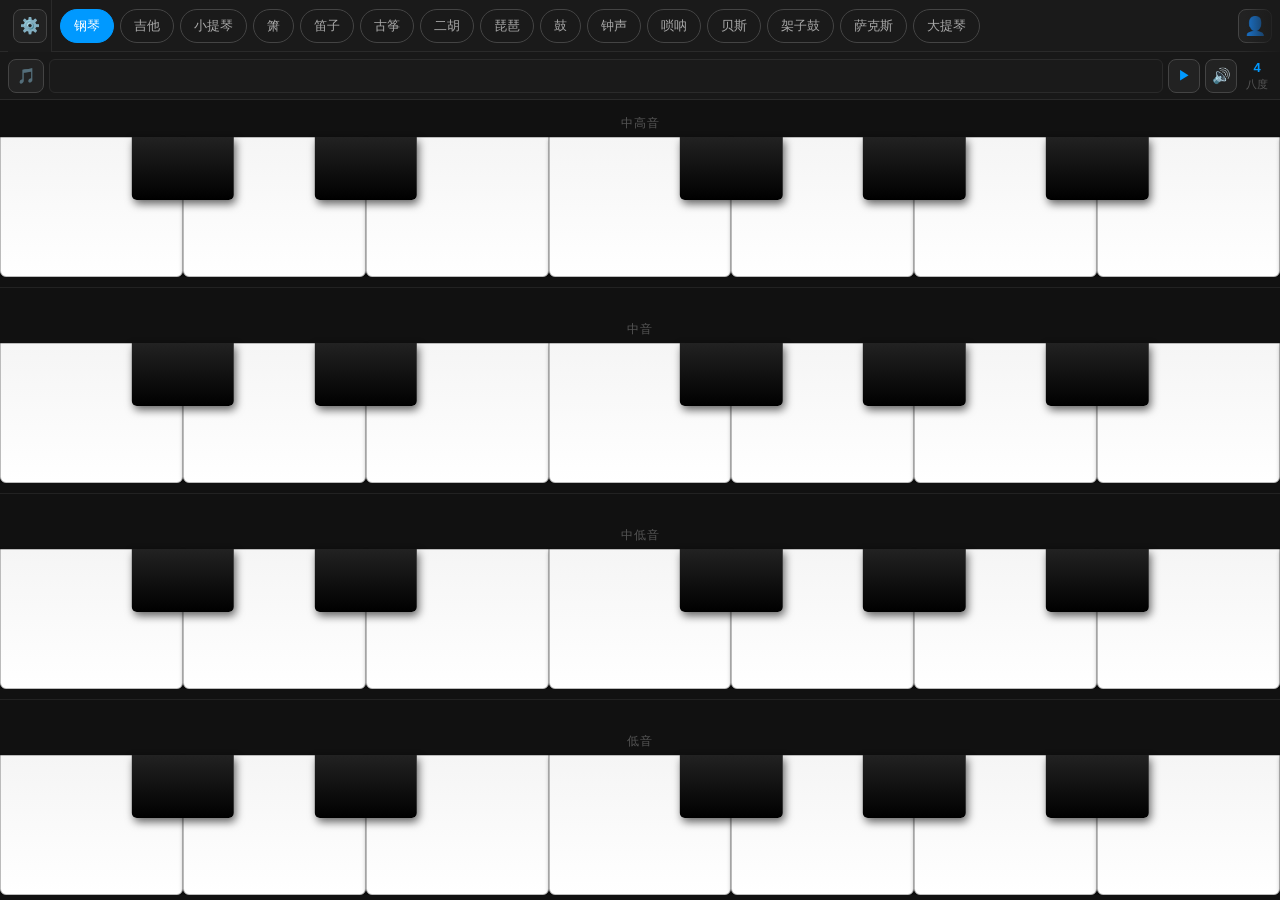
<file: unpackage/cache/wgt/H5BD511F1/index.html>
<!DOCTYPE html>
<html lang="zh-CN">
<head>
<meta charset="UTF-8">
<meta name="viewport" content="width=device-width, initial-scale=1, maximum-scale=1, user-scalable=no">
<title>全域乐器</title>
<style>
*{margin:0;padding:0;box-sizing:border-box;-webkit-tap-highlight-color:transparent;}
body{background:#111;color:#fff;font-family:'PingFang SC','Hiragino Sans GB',Arial,sans-serif;height:100vh;display:flex;flex-direction:column;overflow:hidden;}
.control{height:52px;display:flex;align-items:center;justify-content:space-between;flex-shrink:0;background:#1a1a1a;border-bottom:1px solid #2a2a2a;padding:0 8px;overflow:visible;white-space:nowrap;position:relative;}
.setting-btn-wrap{width:44px;height:52px;display:flex;align-items:center;justify-content:center;flex-shrink:0;background:#1a1a1a;position:sticky;left:0;z-index:20;border-right:1px solid #2a2a2a;}
.inst-scroll{display:flex;align-items:center;gap:6px;flex:1;overflow-x:auto;padding:0 8px;height:52px;scrollbar-width:none;}
.inst-scroll::-webkit-scrollbar{display:none;}
.inst-fade-right{position:absolute;right:0;top:0;width:36px;height:52px;pointer-events:none;background:linear-gradient(to right,transparent,#1a1a1a);z-index:10;}
.setting-btn{width:34px;height:34px;background:#222;border:1px solid #444;border-radius:8px;color:#fff;display:flex;align-items:center;justify-content:center;cursor:pointer;flex-shrink:0;}
.setting-btn:active{transform:scale(0.92);background:#333;}
.user-center-btn{width:34px;height:34px;background:#222;border:1px solid #444;border-radius:8px;color:#fff;display:flex;align-items:center;justify-content:center;cursor:pointer;flex-shrink:0;font-size:18px;}
.user-center-btn:active{transform:scale(0.92);background:#333;}
.control::-webkit-scrollbar{display:none;}
.btn{padding:7px 13px;border-radius:20px;border:1px solid #444;background:transparent;color:#aaa;font-size:13px;cursor:pointer;touch-action:manipulation;transition:all 0.15s;flex-shrink:0;}
.btn.active{background:#0099ff;border-color:#0099ff;color:#fff;}
.music-bar{height:48px;display:flex;align-items:center;padding:0 8px;background:#181818;border-bottom:1px solid #2a2a2a;flex-shrink:0;gap:5px;}
.music-btn{font-size:15px;background:#222;border:1px solid #444;color:#fff;width:36px;height:34px;border-radius:8px;cursor:pointer;flex-shrink:0;touch-action:manipulation;transition:background 0.15s,transform 0.1s;display:flex;align-items:center;justify-content:center;}
.music-btn:active{background:#0099ff;transform:scale(0.92);}
.score-wrap{flex:1;height:34px;overflow:hidden;display:flex;align-items:center;position:relative;background:#1a1a1a;border-radius:6px;border:1px solid #2a2a2a;cursor:grab;user-select:none;}
.score-wrap:active{cursor:grabbing;}
#scoreCanvas{position:absolute;left:0;top:0;height:34px;pointer-events:none;}
.play-btn{font-size:13px;background:#222;border:1px solid #444;color:#0099ff;width:32px;height:34px;border-radius:8px;cursor:pointer;flex-shrink:0;touch-action:manipulation;display:flex;align-items:center;justify-content:center;transition:all 0.15s;}
.play-btn:active{background:#0099ff33;transform:scale(0.92);}
.auto-btn{font-size:15px;background:#222;border:1px solid #444;color:#555;width:32px;height:34px;border-radius:8px;cursor:pointer;flex-shrink:0;touch-action:manipulation;transition:all 0.15s;display:flex;align-items:center;justify-content:center;}
.auto-btn.on{color:#0099ff;} 
.auto-btn:active{transform:scale(0.92);}

:root {
  --key-width-scale: 7;
  --key-height: 140px;
  --row-gap: 18px;
  --octave-width: 100vw;
}
.piano-container{flex:1;overflow-y:auto;padding:0; -webkit-overflow-scrolling:touch;}
.piano-container.horizontal{display:flex;flex-direction:column;overflow-x:hidden;overflow-y:auto;}
.octave-row{display:flex;flex-direction:row;overflow:hidden;padding:10px 0;margin-bottom:var(--row-gap);border-bottom:1px solid #222;min-height:min-content;position:relative;}
.octave-row-keys{display:flex;flex-direction:row;overflow-x:auto;flex:1;scrollbar-width:none;}
.octave-row-keys::-webkit-scrollbar{display:none;}
.row-ctrl-bar{flex-shrink:0;display:flex;flex-direction:column;justify-content:flex-start;gap:5px;padding:4px 6px;background:#1a1a1a;border-right:1px solid #333;z-index:15;min-width:90px;max-width:90px;}
.octave-row::-webkit-scrollbar{display:none;}
.octave-group{flex-shrink:0;margin-right:0;width:var(--octave-width);max-width:none;}
.octave-name{text-align:center;font-size:12px;color:#555;padding:5px 0;letter-spacing:1px;}
.piano-row{display:flex;height:var(--key-height);position:relative;width:100%;}
.key{flex:1;border-radius:0 0 6px 6px;position:relative;}
.white{background:linear-gradient(to bottom,#f5f5f5,#fff);border:1px solid #bbb;box-shadow:0 2px 4px rgba(0,0,0,.3);}
.black{position:absolute;width:8%;height:45%;background:linear-gradient(to bottom,#222,#000);z-index:10;border-radius:0 0 5px 5px;transform:translateX(-50%);box-shadow:2px 4px 8px rgba(0,0,0,.6);}
.key.active{background:#444!important; border-color:#333;}
.black.active{background:#222!important; border-color:#000;}
.key.auto-hi{background:#555!important; border-color:#333;}
.black.auto-hi{background:#111!important; border-color:#000;}

#layoutToolbar {
  display: none;
  background: #222;
  border-bottom: 1px solid #333;
  padding: 6px 8px;
  flex-direction: row;
  align-items: center;
  justify-content: space-between;
  flex-wrap: wrap;
  gap: 8px;
  z-index: 100;
  width: 100%;
}
#layoutToolbar.active {
  display: flex;
}
.toolbar-item {
  display: flex;
  align-items: center;
  gap: 4px;
  white-space: nowrap;
  flex-shrink: 0;
}
.toolbar-label {
  font-size: 11px;
  color: #888;
}
.toolbar-slider {
  width: 50px;
  height: 3px;
  background: #333;
  border-radius: 2px;
  appearance: none;
  outline: none;
}
.toolbar-slider::-webkit-slider-thumb {
  appearance: none;
  width: 12px;
  height: 12px;
  background: #0099ff;
  border-radius: 50%;
  cursor: pointer;
}
.toolbar-input {
  width: 32px;
  background: #111;
  border: 1px solid #444;
  border-radius: 4px;
  color: #fff;
  font-size: 11px;
  text-align: center;
  padding: 2px 0;
}
.toolbar-btn-simple {
  padding: 4px 12px;
  font-size: 12px;
  color: #fff;
  border: none;
  background: #444;
  cursor: pointer;
  border-radius: 4px;
}
.toolbar-btn-simple:active { background: #555; }

.layout-mode-active .octave-group {
  cursor: grab;
  position: relative;
  transition: transform 0.2s, box-shadow 0.2s;
}
.layout-mode-active .octave-group:active {
  cursor: grabbing;
  z-index: 10;
  box-shadow: 0 0 20px rgba(0, 153, 255, 0.4);
}
.layout-mode-active .octave-group.dragging {
  opacity: 0.6;
  transform: scale(1.02);
}

.layout-drag-hint {
  display: none;
  position: absolute;
  top: 50%;
  left: 50%;
  transform: translate(-50%, -50%);
  color: rgba(255, 255, 255, 0.7);
  font-size: 12px;
  z-index: 10;
  pointer-events: none;
  white-space: nowrap;
}
.layout-mode-active .layout-drag-hint {
  display: block;
}

.modal-overlay{display:none;position:fixed;inset:0;background:rgba(0,0,0,.4);z-index:1000;align-items:flex-start;justify-content:flex-start;padding:12px;}

/* 移动端模态框适配 */
@media (max-width: 768px) {
  .modal-overlay{padding:8px;}
  .modal{width:90%;max-width:340px;padding:15px;}
  .modal h3{font-size:16px;}
  .modal label{font-size:14px;}
  .modal input[type="text"],.modal input[type="number"],.modal select,.modal textarea{font-size:14px;padding:8px 10px;}
  .modal button{padding:10px 16px;font-size:14px;}
  .modal-cancel{padding:10px 16px;font-size:14px;}
  .add-btn{padding:12px 16px;font-size:14px;}
  
  /* 移动端虚拟按键弹窗适配 */
  #virtualKeyOverlay .modal{
    max-width:95%;
    max-height:85vh;
  }
  .vk-setting-row label{font-size:14px;margin-bottom:6px;}
  .vk-range-row input[type="range"]{height:24px;}
  .vk-range-row input[type="number"]{width:60px;padding:6px 8px;font-size:14px;}
  .vk-text-row input[type="text"]{padding:8px 12px;font-size:14px;}
  .vk-text-row select{padding:8px 12px;font-size:14px;}
  .vk-color-row input[type="color"]{width:60px;height:28px;}
  .vk-add-btn{padding:10px 20px;font-size:14px;}
  .vk-list-item{padding:10px;font-size:14px;display:flex;align-items:center;gap:10px;}
  .vk-list-item .vk-item-toggle, .vk-list-item .vk-item-del{width:36px;height:36px;font-size:16px;}
  .vk-hint{font-size:12px;}
}
.modal-overlay.show{display:flex;}
.modal{background:#1e1e1e;border:1px solid #333;border-radius:12px;width:180px;padding:10px;box-shadow:0 10px 30px rgba(0,0,0,.5);animation:modalIn .15s ease;}

.setting-menu{display:flex;flex-direction:column;gap:12px;}
.setting-item{display:flex;flex-direction:column;gap:8px;}
.setting-label{font-size:14px;color:#aaa;}
.setting-row{display:flex;gap:10px;}
.setting-btn-small{flex:1;padding:10px;background:#2a2a2a;border:1px solid #444;border-radius:8px;color:#eee;font-size:13px;cursor:pointer;text-align:center;}
.setting-btn-small.active{background:#0099ff;border-color:#0099ff;color:#fff;}
.setting-select{width:100%;padding:10px;background:#2a2a2a;border:1px solid #444;border-radius:8px;color:#eee;font-size:13px;}
.setting-slider-wrap{display:flex;flex-direction:column;gap:4px;}
.setting-slider{width:100%;height:4px;background:#333;border-radius:2px;appearance:none;outline:none;}
.setting-slider::-webkit-slider-thumb{appearance:none;width:16px;height:16px;background:#0099ff;border-radius:50%;cursor:pointer;}
.setting-value{font-size:11px;color:#666;text-align:right;}
.modal-title{font-size:14px;font-weight:600;margin-bottom:10px;color:#888;padding-left:4px;}
.setting-list{display:flex;flex-direction:column;gap:4px;}
.setting-btn-text{width:100%;padding:10px;text-align:left;background:transparent;border:none;color:#ddd;font-size:14px;cursor:pointer;border-radius:6px;transition:all 0.15s;}
.setting-btn-text:active{background:rgba(255,255,255,0.05);}
.setting-btn-text.active{color:#0099ff;font-weight:600;background:rgba(0,153,255,0.1);}
@keyframes modalIn{from{opacity:0;transform:translate(-10px, -10px) scale(.95)}to{opacity:1;transform:none}}
.song-list{display:flex;flex-direction:column;gap:12px;padding:8px 0;}
.song-item{padding:0;background:#252525;border:1px solid #333;border-radius:14px;cursor:pointer;transition:all 0.2s;display:flex;flex-direction:row;align-items:stretch;position:relative;overflow:hidden;min-height:70px;}
.song-item:active{background:#2a2a2a;}
.song-item.selected{border-color:#0099ff;background:rgba(0,153,255,0.12);}
.song-info{flex:1;display:flex;flex-direction:column;gap:4px;min-width:0;padding:14px 16px;justify-content:center;}
.song-name{font-size:16px;color:#fff;font-weight:600;white-space:nowrap;overflow:hidden;text-overflow:ellipsis;}
.song-meta{font-size:12px;color:#999;display:flex;flex-direction:row;gap:12px;align-items:center;}
.item-actions{display:flex;flex-direction:column;width:70px;border-left:1px solid #333;}
.item-actions button{flex:1;background:#333;border:none;color:#eee;font-size:12px;cursor:pointer;white-space:nowrap;transition:all 0.15s;display:flex;align-items:center;justify-content:center;padding:0;}
.item-actions button:active{background:#444;transform:scale(0.98);}
.item-actions .edit-opt{border-bottom:1px solid #333;}
.item-actions .del-opt{color:#ff5555;background:#3a2525;}
.item-actions .del-opt:active{background:#4a2a2a;}

.add-btn{margin-top:10px;width:100%;padding:12px;background:#1a1a1a;border:1px dashed #444;border-radius:10px;color:#666;font-size:15px;cursor:pointer;touch-action:manipulation;transition:all 0.15s;display:flex;align-items:center;justify-content:center;gap:6px;}
.add-btn:active,.add-btn:hover{border-color:#0099ff;color:#0099ff;}
.modal-cancel{margin-top:10px;width:100%;padding:11px;background:#2a2a2a;border:1px solid #333;border-radius:10px;color:#888;font-size:15px;cursor:pointer;touch-action:manipulation;transition:all 0.15s;}
.modal-cancel:active{background:#333;color:#fff;}

.edit-overlay{display:none;position:fixed;inset:0;background:rgba(0,0,0,.85);z-index:1100;align-items:center;justify-content:center;}
.edit-overlay.show{display:flex;}
.edit-modal{background:#1e1e1e;border:1px solid #333;border-radius:16px;width:92%;max-width:400px;padding:20px;box-shadow:0 20px 60px rgba(0,0,0,.9);}
.edit-modal h3{font-size:16px;color:#fff;margin-bottom:14px;text-align:center;}
.edit-modal label{display:block;font-size:12px;color:#888;margin-bottom:4px;margin-top:10px;}
.edit-modal .grid-2{display:grid;grid-template-columns:1fr 1fr;gap:8px;}
.edit-modal input,.edit-modal textarea{width:100%;background:#111;border:1px solid #444;border-radius:8px;color:#eee;padding:9px 12px;font-size:13px;font-family:inherit;resize:vertical;}
.edit-modal textarea{height:100px;line-height:1.6;}
.hint{font-size:11px;color:#555;margin-top:6px;line-height:1.6;}
.edit-modal .row{display:flex;gap:8px;margin-top:14px;}
.edit-modal .row button{flex:1;padding:11px;border-radius:9px;border:none;font-size:14px;cursor:pointer;touch-action:manipulation;}
.ok-btn{background:#0099ff;color:#fff;}
.cancel-btn{background:#2a2a2a;color:#888;border:1px solid #333!important;}

#keybindingOverlay{display:none;position:fixed;inset:0;background:rgba(0,0,0,.75);z-index:1200;align-items:center;justify-content:center;padding:16px;}
#keybindingOverlay.show{display:flex;}
.keybinding-modal{width:820px;max-width:100%;max-height:86vh;background:#181818;border-radius:16px;border:1px solid #333;box-shadow:0 24px 80px rgba(0,0,0,.9);display:flex;flex-direction:column;padding:18px 20px 16px;}
@media(max-width:600px){
  #keybindingOverlay{padding:0;}
  .keybinding-modal{width:100%;height:100%;max-height:100%;max-width:100%;border-radius:0;border:none;box-shadow:none;padding:12px;}
}
.keybinding-header{display:flex;align-items:center;justify-content:space-between;margin-bottom:14px;}
.keybinding-title{font-size:16px;color:#fff;font-weight:600;}
.keybinding-body{flex:1;overflow:auto;padding-right:6px;}
.kb-section-title{font-size:13px;color:#9aa3b3;margin:14px 0 8px;border-left:3px solid #0099ff;padding-left:8px;}
.kb-row{display:flex;align-items:center;gap:6px;margin-bottom:4px;}
.kb-row-label{width:80px;font-size:12px;color:#bbb;flex-shrink:0;text-align:left;}
.kb-key-list{flex:1;display:flex;flex-wrap:nowrap;gap:4px;overflow-x:auto;}
.kb-key-list::-webkit-scrollbar{height:4px;}
.kb-key-list::-webkit-scrollbar-thumb{background:#333;border-radius:2px;}
.kb-scale-columns{display:flex;gap:12px;margin-top:4px;}
.kb-scale-col{flex:1;min-width:0;}
.kb-scale-col-title{font-size:12px;color:#888;margin-bottom:6px;}
.kb-key-chip{min-width:56px;height:26px;border-radius:6px;border:1px solid #444;background:#222;color:#e5e5e5;font-size:12px;cursor:pointer;padding:0 6px;white-space:nowrap;outline:none;}
.kb-key-chip.empty{color:#555;border-style:dashed;}
.kb-key-chip.capturing{border-color:#0099ff;background:#003355;color:#fff;box-shadow:0 0 0 1px #0099ff;}
.kb-key-chip.capture-mode{cursor:pointer;}
.kb-key-chip.capture-mode:focus{border-color:#0099ff;}
.kb-key-chip.input-mode{border-color:#ff9900;background:#332200;cursor:text;}
.kb-key-chip.input-mode:focus{border-color:#ff9900;box-shadow:0 0 0 1px #ff9900;}
.kb-mode-btn{width:24px;height:24px;border-radius:4px;border:1px solid #555;background:#2a2a2a;color:#aaa;font-size:12px;cursor:pointer;display:flex;align-items:center;justify-content:center;}
.kb-mode-btn:hover{border-color:#0099ff;color:#0099ff;}
.kb-mode-btn:active{background:#333;}
.kb-key-chip-remove{position:absolute;right:4px;top:2px;font-size:11px;color:#777;cursor:pointer;}
.kb-key-chip-remove:hover{color:#fff;}
.kb-add-key-btn{width:26px;height:26px;border-radius:6px;border:1px dashed #555;background:#202020;color:#999;font-size:16px;line-height:1;cursor:pointer;display:flex;align-items:center;justify-content:center;}
.kb-add-key-btn:hover{border-color:#0099ff;color:#0099ff;}
.keybinding-footer{display:flex;justify-content:flex-end;gap:10px;margin-top:16px;}
.keybinding-footer .cancel-btn{padding:10px 20px;font-size:14px;border-radius:8px;}
.kb-extra-wrap{padding-top:10px;}
.kb-extra-header{display:flex;align-items:center;justify-content:space-between;margin-bottom:10px;}
.kb-extra-btn{padding:8px 12px;border-radius:8px;border:1px dashed #555;background:#202020;color:#ccc;font-size:13px;cursor:pointer;display:flex;align-items:center;gap:4px;}
.kb-extra-btn:hover{border-color:#0099ff;color:#0099ff;}
.kb-extra-row{display:flex;align-items:center;gap:8px;margin-bottom:8px;padding:8px;background:#1a1a1a;border-radius:8px;border:1px solid #2a2a2a;}
.kb-extra-select{width:auto;min-width:110px;padding:6px 10px;border-radius:6px;border:1px solid #444;background:#111;color:#eee;font-size:12px;flex-shrink:0;}
.kb-extra-remove{width:28px;height:28px;border-radius:6px;border:1px solid #444;background:#2a2a2a;color:#ccc;font-size:16px;line-height:1;cursor:pointer;flex-shrink:0;}
.kb-extra-remove:hover{background:#3a3a3a;color:#fff;}
.kb-chord-row{display:flex;align-items:center;gap:8px;margin-bottom:8px;}
.kb-chord-box{flex:1;display:flex;align-items:center;gap:8px;padding:8px;background:#1a1a1a;border-radius:8px;border:1px solid #2a2a2a;}
.kb-chord-notes{display:flex;flex-direction:column;gap:4px;}
.kb-chord-note-row{display:flex;align-items:center;gap:4px;}
.kb-chord-shortcut{display:flex;align-items:center;gap:4px;margin-left:auto;padding-left:8px;border-left:1px solid #333;}
.kb-add-key-btn{width:26px;height:26px;border-radius:6px;border:1px dashed #555;background:#202020;color:#999;font-size:16px;line-height:1;cursor:pointer;display:flex;align-items:center;justify-content:center;}
.kb-add-key-btn:hover{border-color:#0099ff;color:#0099ff;}
.kb-remove-key-btn{width:26px;height:26px;border-radius:6px;border:1px solid #444;background:#2a2a2a;color:#ccc;font-size:14px;line-height:1;cursor:pointer;display:flex;align-items:center;justify-content:center;}
.kb-remove-key-btn:hover{background:#3a3a3a;color:#fff;}

@media (max-width:600px){
  .keybinding-modal{width:100%;max-width:100%;max-height:100vh;height:100vh;border-radius:0;border-left:none;border-right:none;padding:14px 10px 10px;}
  .keybinding-header{margin-bottom:10px;}
  .keybinding-body{padding-right:0;}
  .kb-section-title{margin:10px 0 6px;}
  .kb-scale-columns{flex-direction:column;gap:8px;}
  .kb-row-label{width:70px;font-size:11px;}
  .kb-key-chip{min-width:52px;height:24px;font-size:11px;}
  .kb-add-key-btn{width:24px;height:24px;font-size:14px;}
  .kb-remove-key-btn{width:24px;height:24px;font-size:12px;}
  .kb-extra-row{grid-template-columns:1.2fr 2.1fr 34px;}
}
.vk-settings{padding:10px 0;}

/* 移动端虚拟按键弹窗适配 */
@media (max-width: 768px) {
  .vk-setting-row label{font-size:14px;margin-bottom:6px;}
  .vk-range-row input[type="range"]{height:24px;}
  .vk-range-row input[type="number"]{width:60px;padding:6px 8px;font-size:14px;}
  .vk-text-row input[type="text"]{padding:8px 12px;font-size:14px;}
  .vk-text-row select{padding:8px 12px;font-size:14px;}
  .vk-color-row input[type="color"]{width:60px;height:28px;}
  .vk-add-btn{padding:10px 20px;font-size:14px;}
  .vk-list-item{padding:8px;font-size:13px;}
  .vk-list-item .vk-item-del{width:28px;height:28px;}
  .vk-hint{font-size:12px;}
}
.vk-setting-row{margin-bottom:10px;}
.vk-setting-row label{display:block;font-size:13px;margin-bottom:4px;}
.vk-color-row{display:flex;align-items:center;gap:8px;}
.vk-color-row label{display:inline;margin-bottom:0;}
.vk-range-row{display:flex;align-items:center;gap:6px;}
.vk-range-row input[type="range"]{flex:1;min-width:0;}
.vk-range-row input[type="number"]{width:50px;padding:4px 6px;border-radius:4px;border:1px solid #444;background:#111;color:#eee;font-size:13px;text-align:center;-moz-appearance:textfield;}
.vk-range-row input[type="number"]::-webkit-inner-spin-button,.vk-range-row input[type="number"]::-webkit-outer-spin-button{-webkit-appearance:none;margin:0;}
.vk-text-row{display:flex;align-items:center;gap:4px;}
.vk-text-row input[type="text"]{flex:1;min-width:0;padding:6px 10px;border-radius:6px;border:1px solid #444;background:#111;color:#eee;font-size:13px;box-sizing:border-box;}
.vk-btn-row{text-align:center;margin-top:12px;}
.vk-add-btn{padding:8px 16px;border-radius:8px;border:1px dashed #555;background:#202020;color:#0099ff;font-size:13px;cursor:pointer;}
.vk-add-btn:hover{border-color:#0099ff;background:#0099ff22;}
.vk-list-title{font-size:13px;color:#aaa;margin:10px 0 6px;border-top:1px solid #333;padding-top:10px;}
.vk-list{max-height:150px;overflow-y:auto;}
.vk-list-item{display:flex;align-items:center;gap:8px;padding:6px;background:#1a1a1a;border-radius:6px;margin-bottom:4px;font-size:12px;}
.vk-list-item .vk-item-text{flex:1;}
.vk-list-item .vk-item-del{background:#333;border:none;color:#aaa;width:24px;height:24px;border-radius:4px;cursor:pointer;}

.user-profile-overlay{display:none;position:fixed;inset:0;background:#111;z-index:2000;flex-direction:column;align-items:center;justify-content:center;}
.user-profile-overlay.show{display:flex;}
.user-profile{text-align:center;padding:20px;}
.user-avatar{width:120px;height:120px;border-radius:50%;background:#222;border:2px solid #444;margin-bottom:20px;display:flex;align-items:center;justify-content:center;font-size:48px;color:#fff;}
.user-name{font-size:24px;color:#fff;margin-bottom:10px;}
.user-level{font-size:16px;color:#888;margin-bottom:30px;}
.user-stats{display:flex;gap:40px;margin-bottom:40px;}
.stat-item{text-align:center;}
.stat-value{font-size:24px;color:#0099ff;font-weight:600;}
.stat-label{font-size:14px;color:#888;margin-top:5px;}
.profile-actions{display:flex;gap:15px;}
.profile-btn{padding:12px 24px;background:#222;border:1px solid #444;border-radius:8px;color:#fff;font-size:16px;cursor:pointer;transition:all 0.15s;}
.profile-btn:active{background:#0099ff;border-color:#0099ff;transform:scale(0.95);}
.vk-list-item .vk-item-del:hover{background:#ff4444;color:#fff;}
.vk-list-item.editing{border:2px solid #0099ff;box-shadow:0 0 10px rgba(0,153,255,0.5);}
.vk-hint{font-size:11px;color:#666;margin:8px 0;}
.virtual-key{position:fixed;border-radius:50%;color:#fff;display:flex;align-items:center;justify-content:center;font-size:14px;font-weight:bold;cursor:pointer;user-select:none;z-index:1000;transition:transform 0.1s;text-shadow:0 1px 2px rgba(0,0,0,0.5);background:transparent;--vk-bg:rgba(0,153,255,0.6);}
.virtual-key::before{content:'';position:absolute;inset:0;border-radius:50%;filter:blur(8px);background:var(--vk-bg);z-index:-1;}
.virtual-key.dragging{opacity:0.8;}
</style>
</head>
<body>

<div class="control">
  <div class="setting-btn-wrap">
    <div class="setting-btn" id="mainSettingBtn">⚙️</div>
  </div>
  <div class="inst-scroll">
  <button class="btn active" data-inst="piano">钢琴</button>
  <button class="btn" data-inst="guitar">吉他</button>
  <button class="btn" data-inst="violin">小提琴</button>
  <button class="btn" data-inst="xiao">箫</button>
  <button class="btn" data-inst="dizi">笛子</button>
  <button class="btn" data-inst="guzheng">古筝</button>
  <button class="btn" data-inst="erhu">二胡</button>
  <button class="btn" data-inst="pipa">琵琶</button>
  <button class="btn" data-inst="drum">鼓</button>
  <button class="btn" data-inst="bell">钟声</button>
  <button class="btn" data-inst="suona">唢呐</button>
  <button class="btn" data-inst="bass">贝斯</button>
  <button class="btn" data-inst="drumkit">架子鼓</button>
  <button class="btn" data-inst="saxophone">萨克斯</button>
  <button class="btn" data-inst="cello">大提琴</button>
  </div>
  <div class="inst-fade-right"></div>
  <div class="user-center-btn" id="userCenterBtn">👤</div>
</div>

<div class="user-profile-overlay" id="userProfileOverlay">
  <div class="user-profile">
    <div class="user-avatar">👤</div>
    <div class="user-name">用户</div>
    <div class="user-level">Lv.1</div>
    <div class="user-stats">
      <div class="stat-item">
        <div class="stat-value">0</div>
        <div class="stat-label">演奏次数</div>
      </div>
      <div class="stat-item">
        <div class="stat-value">0</div>
        <div class="stat-label">收藏曲目</div>
      </div>
      <div class="stat-item">
        <div class="stat-value">0</div>
        <div class="stat-label">成就</div>
      </div>
    </div>
    <div class="profile-actions">
      <button class="profile-btn" id="closeProfileBtn">关闭</button>
      <button class="profile-btn">编辑资料</button>
    </div>
  </div>
</div>

<div id="layoutToolbar">
  <div class="toolbar-item">
    <span class="toolbar-label">排数:</span>
    <input type="range" class="toolbar-slider" id="sliderRows" min="1" max="7" step="1" value="7">
    <input type="number" class="toolbar-input" id="inputRows" min="1" max="7" value="7">
  </div>
  <div class="toolbar-item">
    <span class="toolbar-label">宽:</span>
    <input type="range" class="toolbar-slider" id="sliderWidth" min="1" max="7" step="0.1" value="7">
    <input type="number" class="toolbar-input" id="inputWidth" min="1" max="7" step="0.1" value="7">
  </div>
  <div class="toolbar-item">
    <span class="toolbar-label">高:</span>
    <input type="range" class="toolbar-slider" id="sliderHeight" min="80" max="300" step="10" value="140">
    <input type="number" class="toolbar-input" id="inputHeight" min="80" max="300" value="140">
  </div>
  <div class="toolbar-item">
    <span class="toolbar-label">行隙:</span>
    <input type="range" class="toolbar-slider" id="sliderGap" min="0" max="100" step="2" value="18">
    <input type="number" class="toolbar-input" id="inputGap" min="0" max="100" value="18">
  </div>
  <div class="toolbar-item">
    <button class="toolbar-btn-simple" id="btnResetLayout">默认</button>
  </div>
</div>

<div class="music-bar">
  <button class="music-btn" id="musicBtn">🎵</button>
  <div class="score-wrap" id="scoreWrap">
    <canvas id="scoreCanvas"></canvas>
    <div class="layout-drag-hint" id="layoutDragHint">布局模式里可以左右拖动琴键位置，点击布局模式恢复正常模式</div>
  </div>
  <button class="play-btn" id="playBtn">▶</button>
  <button class="auto-btn" id="autoBtn">🔊</button>
  <div id="octaveHint" style="font-size:11px;color:#555;white-space:nowrap;flex-shrink:0;padding:0 4px;text-align:center;line-height:1.3;transition:color 0.2s;">
    <div style="color:#0099ff;font-size:13px;font-weight:600;" id="octaveNum">4</div>
    <div>八度</div>
  </div>
</div>

<div class="piano-container" id="container">
</div>

<div class="modal-overlay" id="settingOverlay">
  <div class="modal">
    <div class="modal-title">设置</div>
    <div class="setting-list">
      <button class="setting-btn-text" id="layoutBtn">布局模式</button>
      <button class="setting-btn-text" id="keybindingBtn">按键设置</button>
      <button class="setting-btn-text" id="virtualKeyBtn">虚拟按键</button>
      <button class="setting-btn-text" id="feedbackBtn">反馈建议</button>
      <button class="setting-btn-text" id="exitBtn" style="color:#ff6666;">退出</button>
    </div>
  </div>
</div>

<div class="modal-overlay" id="virtualKeyOverlay">
  <div class="modal" style="max-width:400px;max-height:90vh;overflow-y:auto;">
    <div class="vk-settings">
      <div class="vk-setting-row">
        <label>按键大小:</label>
        <div class="vk-range-row">
          <input type="range" id="vkSize" min="30" max="300" value="50">
          <input type="number" id="vkSizeInput" min="30" max="300" value="50">
        </div>
      </div>
      <div class="vk-setting-row">
        <label>透明度:</label>
        <div class="vk-range-row">
          <input type="range" id="vkOpacity" min="10" max="100" value="60">
          <input type="number" id="vkOpacityInput" min="10" max="100" value="60">
        </div>
      </div>
      <div class="vk-setting-row vk-color-row">
        <label>颜色:</label>
        <input type="color" id="vkColor" value="#0099ff" style="width:94px;height:24px;border:none;cursor:pointer;padding:0;background:transparent;">
      </div>
      <div class="vk-setting-row vk-text-row">
        <input type="text" id="vkText" placeholder="显示文字">
      </div>
      <div class="vk-setting-row vk-text-row">
        <select id="vkKey" placeholder="对应键盘" style="width:100%;padding:6px 8px;border-radius:4px;border:1px solid #444;background:#111;color:#eee;font-size:13px;">
          <option value="">选择自定义按键</option>
        </select>
      </div>
      <div class="vk-btn-row">
        <button id="vkAddBtn" class="vk-add-btn">+ 添加虚拟按键</button>
        <button id="vkUpdateBtn" class="vk-add-btn" style="display:none;">保存修改</button>
        <button id="vkCancelBtn" class="vk-add-btn" style="display:none;background:#333;color:#aaa;">取消</button>
      </div>
    </div>
    <div class="vk-list-title">虚拟按键 (点击编辑):</div>
    <div class="vk-list" id="vkList"></div>
    <div class="vk-hint">提示：添加后可拖动调整位置</div>
    <button class="modal-cancel" id="virtualKeyClose">关闭</button>
  </div>
</div>

<div class="modal-overlay" id="modalOverlay">
  <div class="modal">
    <div class="modal-title" style="font-size:12px;color:#666;font-weight:normal;">提示：<br>挪动滚动栏，进入跟弹模式</div>
    <div class="song-list" id="songList"></div>
    <button class="add-btn" id="addSongBtn">＋ 添加自定义歌曲</button>
    <button class="modal-cancel" id="modalCancel">关闭</button>
  </div>
</div>

<div class="edit-overlay" id="editOverlay">
  <div class="edit-modal">
    <h3 id="editTitle">编辑简谱</h3>
    <label>歌曲名称</label>
    <input type="text" id="editName" placeholder="例：小星星">
    <div class="grid-2">
        <div>
            <label>大调</label>
            <input type="text" id="editKeySig" placeholder="1=C">
        </div>
        <div>
            <label>节拍 (影响速度)</label>
            <input type="text" id="editTimeSig" placeholder="4/4">
        </div>
    </div>
    <label>简谱内容</label>
    <textarea id="editScore" placeholder="例：1 1 5 5 | 6 6 5 - | 4 4 3 3 | 2 2 1 -"></textarea>
    <div class="hint">
      格式：1~7，【低1】~【低7】，【高1】~【高7】。八分音符(半拍)：数字用单下划线连接（例：5_5），十六分音符(1/4拍)：数字用双下划线连接（例：5__5）。延音 -，休止 0，附点 . ，小节线 |。
    </div>
    <div class="row">
      <button class="cancel-btn" id="editCancel">取消</button>
      <button class="ok-btn" id="editOk">保存</button>
    </div>
  </div>
</div>

<div class="modal-overlay" id="msgOverlay">
  <div class="modal">
    <div class="modal-title">提示</div>
    <div id="msgContent" style="font-size:13px;color:#ddd;line-height:1.6;margin-bottom:10px;"></div>
    <button class="modal-cancel" id="msgOk">确定</button>
  </div>
</div>

<div id="keybindingOverlay">
  <div class="keybinding-modal">
    <div id="keybindingBody" class="keybinding-body"></div>
    <div class="keybinding-footer">
      <button id="keybindingRestore" class="cancel-btn">恢复默认</button>
      <button id="keybindingSave" class="cancel-btn">保存</button>
    </div>
    <button class="modal-cancel" id="keybindingClose">关闭</button>
  </div>
</div>

<script>
  var coverSupport = 'CSS' in window && typeof CSS.supports === 'function' && (CSS.supports('top: env(a)') ||

CSS.supports('top: constant(a)'))

document.write(

'<meta name="viewport" content="width=device-width, user-scalable=no, initial-scale=1.0, maximum-scale=1.0, minimum-scale=1.0' +

(coverSupport ? ', viewport-fit=cover' : '') + '" />')
let audioCtx = null;
let currentInst = "piano";
const activeNodes = new Map();
const touchMap = new Map();

let scrollRAF = null;
let canvasOffX = 20;
let isScrolling = false;
let currentSong = null;
let currentPlayTime = 0;
let lastFrameTime = 0;
let playSpeed = 1.0;
let isMutedTemporarily = false;

let isDraggingScore = false;
let dragStartX = 0;
let dragStartOffX = 0;

let isMuted = false;
let autoIdx = -1;
let highlightNoteIdx = -1;

let canvas, ctx;
let tokens = []; 

let isFollowing = false;
let currentFollowIdx = 0;
let scoreWrap = null;
let testTimer = null;
let isLayoutMode = false;
let isAutoPlaying = false;
// 每行的乐器和配色配置（布局模式可独立设置）
let rowInstMap = {}; // rowIdx -> inst string
let rowColorMap = {}; // rowIdx -> {white: '#fff', black: '#000'}

let currentWidthScale = 4;

let noteAnimStartTime = 0;
let animRAF = null;
let animNoteIdx = -1;
const ANIM_DURATION = 300;

// =====================================================
// 【修复1】pcKeyMap 提升到全局作用域，确保 playNoteByKey 可访问
// =====================================================
const DEFAULT_PC_KEY_MAP = {
  'base': {
    'C': ['KeyS'], 'D': ['KeyD'], 'E': ['KeyF'], 'F': ['KeyG'], 'G': ['KeyH'], 'A': ['KeyJ'], 'B': ['KeyK'],
    'C#': ['KeyW'], 'D#': ['KeyE'], 'F#': ['KeyT'], 'G#': ['KeyY'], 'A#': ['KeyU']
  },
  'control': {
    'prevOctave': ['KeyA'],
    'nextOctave': ['KeyL']
  },
  'fixed': {
    'octave5': {
      'C': ['KeyW'], 'D': ['KeyE'], 'E': ['KeyR'], 'F': ['KeyT'], 'G': ['KeyY'], 'A': ['KeyU'], 'B': ['KeyI']
    },
    'octave3': {
      'C': ['KeyZ'], 'D': ['KeyX'], 'E': ['KeyC'], 'F': ['KeyV'], 'G': ['KeyB'], 'A': ['KeyN'], 'B': ['KeyM']
    }
  },
  'extra': [],
  'chord': []
};
let pcKeyMap = {};

function loadKeyMap() {
  try {
    const storedMap = localStorage.getItem('pcKeyMap');
    if (storedMap) {
      pcKeyMap = JSON.parse(storedMap);
      if (!pcKeyMap.base) {
        pcKeyMap = JSON.parse(JSON.stringify(DEFAULT_PC_KEY_MAP));
      }
      if (!pcKeyMap.instSwitch) pcKeyMap.instSwitch = {};
    } else {
      pcKeyMap = JSON.parse(JSON.stringify(DEFAULT_PC_KEY_MAP));
    }
  } catch (e) {
    pcKeyMap = JSON.parse(JSON.stringify(DEFAULT_PC_KEY_MAP));
  }
}

function saveKeyMap() {
  try {
    localStorage.setItem('pcKeyMap', JSON.stringify(pcKeyMap));
  } catch (e) {}
}

// 初始加载按键配置（全局调用，确保 playNoteByKey 可使用）
loadKeyMap();

const BUILT_IN = [
{
  key:"songbie", name:"送别", custom:false,
  keySig: "1=C", timeSig: "4/4",
  display:[
    "5 3_5 【高1】 - | 6 【高1】 5 - | 5 1_2 3 2_1 | 2 - 0 0 |",
    "5 3_5 【高1】 - | 6 【高1】 5 - | 5 2_3 4 【低7】 | 1 - 0 0 |",
    "6 【高1】 【高1】 - | 7 6_7 【高1】 - | 6_7 【高1】_6 6_5 3_1 | 2 - 0 0 |",
    "5 3_5 【高1】 - | 6 【高1】 5 - | 5 2_3 4 【低7】 | 1 - 0 0 |"
  ]
},
{
  key:"huanlesong", name:"欢乐颂", custom:false,
  keySig: "1=C", timeSig: "4/4",
  display:[
    "3 3 4 5 | 5 4 3 2 | 1 1 2 3 | 3. 2_2 - |",
    "3 3 4 5 | 5 4 3 2 | 1 1 2 3 | 2. 1_1 - |",
    "2 2 3 1 | 2 3_4 3 1 | 2 3_4 3 2 | 1 2 【低5】 3 |",
    "3 3 4 5 | 5 4 3 4_2 | 1 1 2 3 | 2. 1_1 - |"
  ]
},
{
  key:"chongerfei", name:"虫儿飞", custom:false,
  keySig: "1=C", timeSig: "4/4",
  display:[
    "3 3_3 4 5 | 3. 2 2 - | 1 1_1 2 3 | 3. 【低7】 【低7】 - |",
    "【低6】 3 2 - | 【低6】 3 2 - | 【低6】 3 2. 1_ | 1 - - - ||",
    "0 0 3 2 | 5 - - 4_3 | 3_2 2 - | 5_4 |",
    "3 4 5. 3 | 2 - - 0_1 | 【低6】 3 2. 1 | 【低5】 2_1 1 - |",
    "4_3 4_3 1 - | 4_3 4_3 1. 2 | 1 - - - | 0 0 0 0 ||"
  ]
}
];

let customSongs = [];
try{ customSongs = JSON.parse(localStorage.getItem("pianoCustomSongs")||"[]"); }catch(e){}
function saveCustom(){ try{ localStorage.setItem("pianoCustomSongs",JSON.stringify(customSongs)); }catch(e){} }
function allSongs(){ return [...BUILT_IN, ...customSongs]; }

const FS = 14;     
const FONT_STR = FS+"px 'PingFang SC',Arial,sans-serif";
const GAP = 12;     
const FIXED_X = 20; 

function buildTokensAndNotes(song, addDelay = false) {
  if(!song) return { tokens: [], totalW: 0, autoNotes: [] };
  const cv = document.createElement("canvas");
  const c2 = cv.getContext("2d");
  c2.font = FONT_STR;
  
  let toks = [];
  let autoNotes = [];
  let noteCount = 0;
  let lastNoteObj = null;
  let underscoreCount = 0;

  let keyStr = (song.keySig || "1=C").replace("1=", "");
  let keyOffset = {"C":0,"C#":1,"Db":1,"D":2,"Eb":3,"E":4,"F":5,"F#":6,"Gb":6,"G":7,"Ab":8,"A":9,"Bb":10,"B":11}[keyStr] || 0;

  let beatParts = (song.timeSig || "4/4").split('/');
  let bpmBase = 85; 
  if(beatParts.length === 2) {
      let molecular = parseInt(beatParts[0]) || 4;
      let denominator = parseInt(beatParts[1]) || 4;
      bpmBase = (85 * (4/denominator)) * (molecular/4 + 0.5);
  }

  let lines = Array.isArray(song.display) ? song.display : (song.display ? song.display.split('\n') : []);
  if (addDelay && lines.length > 0) {
    lines = ["0000 " + lines[0], ...lines.slice(1)];
  }
  const regex = /(【[高低][1-7]】|[0-7])|(-)|([·.])|(\|)|(\s+)|(_)/g;

  lines.forEach(line => {
      let matches = [...line.matchAll(regex)];
      matches.forEach(m => {
          let text = m[0];
          if(m[5]) {
              underscoreCount = 0;
              return;
          }
          let w = c2.measureText(text).width;
          let isNote = !!m[1];
          let nIdx = -1;

          if (isNote) {
             nIdx = noteCount++;
             let numStr = text.replace(/【|】|高|低/g, "");
             let octaveMod = text.includes("高") ? 1 : (text.includes("低") ? -1 : 0);
             let nName = "R";
             if (numStr !== "0") {
                 let baseIntervals = [0, 2, 4, 5, 7, 9, 11];
                 let halfSteps = keyOffset + baseIntervals[parseInt(numStr)-1] + (octaveMod * 12);
                 let oct = 4 + Math.floor(halfSteps / 12);
                 let noteIndex = (halfSteps % 12 + 12) % 12;
                 let names = ["C","C#","D","D#","E","F","F#","G","G#","A","A#","B"];
                 nName = names[noteIndex] + oct;
             }
             
             let baseDur = 1;
             if (underscoreCount > 0) {
                 baseDur = 1 / (2 ** underscoreCount);
                 if (lastNoteObj) {
                     lastNoteObj.baseDur = 1 / (2 ** underscoreCount);
                     lastNoteObj.d = lastNoteObj.baseDur * (1.5 ** lastNoteObj.dotCount);
                 }
                 underscoreCount = 0;
             }

             lastNoteObj = { 
                 n: nName, 
                 baseDur: baseDur, 
                 dotCount: 0,
                 d: baseDur, 
                 tokenIdx: toks.length, 
                 startTime: 0 
             };
             autoNotes.push(lastNoteObj);
          } else if (m[2]) {
             if(lastNoteObj) lastNoteObj.d += 1;
          } else if (m[3]) {
             if(lastNoteObj) {
                 lastNoteObj.dotCount += 1;
                 lastNoteObj.d = lastNoteObj.baseDur * (1.5 ** lastNoteObj.dotCount);
             }
          } else if (m[4]) {
             underscoreCount = 0;
          } else if (m[6]) {
             underscoreCount += 1;
          }
          toks.push({ text, x: 0, w, isNote, noteIdx: nIdx });
      });
  });

  let currentX = 0;
  for(let i=0; i<toks.length; i++) {
    const t = toks[i];
    t.x = currentX;
    const nextTok = toks[i+1];
    if(t.text === "_" || (nextTok && nextTok.text === "_")) {
      currentX += t.w;
    } else {
      currentX += t.w + GAP;
    }
  }

  let currentTime = 0;
  const beatMs = 60000 / bpmBase;
  autoNotes.forEach(an => {
      an.startTime = currentTime;
      an.durationMs = an.d * beatMs;
      currentTime += an.durationMs;
  });
  
  return { tokens: toks, totalW: currentX + 400, autoNotes };
}

function drawScore() {
  if (!ctx || !canvas.width) return;
  ctx.clearRect(0, 0, canvas.width, canvas.height);
  ctx.font = FONT_STR;
  const y = canvas.height / 2 + FS * 0.36;

  const now = performance.now();
  const animElapsed = now - noteAnimStartTime;
  let animProgress = 0;
  if (animElapsed < ANIM_DURATION) {
    animProgress = animElapsed / ANIM_DURATION;
  } else {
    animNoteIdx = -1;
  }
  const easeInOut = (t) => -(Math.cos(Math.PI * t) - 1) / 2;
  const scale = animProgress > 0 ? 1 + 0.4 * Math.sin(easeInOut(animProgress) * Math.PI) : 1;

  tokens.forEach((tok) => {
    const isCurrentHighlight = tok.isNote && tok.noteIdx === highlightNoteIdx;
    const isAnimNote = tok.isNote && tok.noteIdx === animNoteIdx;

    if (isAnimNote) {
      ctx.save();
      const textCenterX = tok.x + tok.w / 2;
      const textCenterY = y;
      ctx.translate(textCenterX, textCenterY);
      ctx.scale(scale, scale);
      ctx.translate(-textCenterX, -textCenterY);
      ctx.fillStyle = "#0099ff";
      ctx.shadowBlur = 10;
      ctx.shadowColor = "#0099ff";
      const displayText = tok.text === "0" ? " " : tok.text;
      ctx.fillText(displayText, tok.x, y);
      ctx.restore();
    } else if (isCurrentHighlight) {
      ctx.fillStyle = "#0099ff";
      ctx.shadowBlur = 10;
      ctx.shadowColor = "#0099ff";
      const displayText = tok.text === "0" ? " " : tok.text;
      ctx.fillText(displayText, tok.x, y);
    } else {
      ctx.fillStyle = (tok.text === "|" || tok.text === "-" || tok.text === "_") ? "#888" : "#ddd";
      ctx.shadowBlur = 0;
      const displayText = tok.text === "0" ? " " : tok.text;
      ctx.fillText(displayText, tok.x, y);
    }
  });
  ctx.shadowBlur = 0;
}

function startScrollingSync() {
  if(!currentSong) return;
  
  const notes = currentSong.autoNotes;
  const lastAn = notes[notes.length - 1];
  const isAtEnd = currentFollowIdx >= notes.length || (lastAn && currentPlayTime > lastAn.startTime + lastAn.durationMs);

  if(isAtEnd) {
    currentPlayTime = 0;
    autoIdx = -1;
    highlightNoteIdx = -1;
    currentFollowIdx = 0;
    const fixedX = scoreWrap.clientWidth / 3 || 20;
    canvasOffX = fixedX;
    canvas.style.left = canvasOffX + "px";
  }

  isFollowing = false;
  cancelAnimationFrame(animRAF);
  cancelAnimationFrame(scrollRAF);
  isScrolling = true;
  lastFrameTime = performance.now();
  isMutedTemporarily = false;
  playSpeed = 1.0;

  drawScore();

  function step(now) {
    if(!isScrolling) return;
    let deltaTime = now - lastFrameTime;
    lastFrameTime = now;
    
    if(!isDraggingScore) {
      currentPlayTime += deltaTime * playSpeed;
    }
    
    let activeAn = null;
    let currentHL = -1;
    for(let i=0; i<notes.length; i++){
        if(currentPlayTime >= notes[i].startTime){
            activeAn = notes[i];
            currentHL = i;
        } else break;
    }

    if(activeAn && !isDraggingScore){
        highlightNoteIdx = currentHL;
        currentFollowIdx = currentHL;
        const targetX = tokens[activeAn.tokenIdx].x;
        const fixedX = scoreWrap.clientWidth / 3 || 20;
        canvasOffX = fixedX - targetX;
        canvas.style.left = canvasOffX + "px";
        
        if(autoIdx !== highlightNoteIdx){
            playAutoNote(activeAn);
            autoIdx = highlightNoteIdx;
        }
    }

    drawScore();
    const lastNote = notes[notes.length-1];
    if (currentPlayTime > (lastNote ? lastNote.startTime + lastNote.durationMs + 500 : 1000)) {
      currentFollowIdx = notes.length;
      stopAutoPlay();
      return;
    }
    scrollRAF = requestAnimationFrame(step);
  }
  scrollRAF = requestAnimationFrame(step);
}

function isKeyVisible(el) {
  if (!el || !container) return false;
  const rect = el.getBoundingClientRect();
  const contRect = container.getBoundingClientRect();
  const isVertVisible = rect.top < contRect.bottom && rect.bottom > contRect.top;
  const isHorizVisible = rect.left < contRect.right && rect.right > contRect.left;
  return isVertVisible && isHorizVisible;
}

function playAutoNote(an) {
  container.querySelectorAll(".auto-hi").forEach(k => k.classList.remove("auto-hi"));
  stopNote("auto");
  if (an.n === "R") return;

  const allMatchingKeys = container.querySelectorAll(`[data-note="${an.n}"]`);
  let visibleKeys = Array.from(allMatchingKeys).filter(isKeyVisible);

  if (visibleKeys.length > 0) {
    if (!isMuted && !isMutedTemporarily) {
      startNote("auto", an.n);
      visibleKeys.forEach(k => k.classList.add("auto-hi"));
    }
  }
}

function pauseAutoPlay() {
  cancelAnimationFrame(scrollRAF);
  isScrolling = false;
  isFollowing = true;
  stopNote("auto");
  container.querySelectorAll(".auto-hi").forEach(k => k.classList.remove("auto-hi"));
  playBtn.textContent = "▶";
  drawScore();
}

function stopAutoPlay() {
  cancelAnimationFrame(scrollRAF);
  cancelAnimationFrame(animRAF);
  isScrolling = false;
  isFollowing = true; 
  autoIdx = -1;
  animNoteIdx = -1;
  container.querySelectorAll(".auto-hi").forEach(k => k.classList.remove("auto-hi"));
  stopNote("auto");
  playBtn.textContent = "▶";
  drawScore();
}

function clearAutoPlayInterval() {
  // 预留：清理定时器（当前版本使用 requestAnimationFrame，此函数保持兼容）
}

const octaveList=[
  {num:1,name:"倍低音"},{num:2,name:"低音"},
  {num:3,name:"中低音"},{num:4,name:"中音"},
  {num:5,name:"中高音"},{num:6,name:"高音"},{num:7,name:"倍高音"}
];
const whiteKeys=["C","D","E","F","G","A","B"];
const blackKeys=[{note:"C#",after:0},{note:"D#",after:1},{note:"F#",after:3},{note:"G#",after:4},{note:"A#",after:5}];
const noteMap={C:0,"C#":1,D:2,"D#":3,E:4,F:5,"F#":6,G:7,"G#":8,A:9,"A#":10,B:11};

function initAudio(){
  if(!audioCtx) audioCtx=new(window.AudioContext||window.webkitAudioContext)();
  if(audioCtx.state==="suspended") audioCtx.resume();
}
// 缓存频率计算值
const freqCache = new Map();
const A4 = 440;
const C4 = A4 * Math.pow(2, -9/12);

function getFreq(s){
  // 检查缓存
  if (freqCache.has(s)) {
    return freqCache.get(s);
  }
  
  const n=s.replace(/\d/g,""), o=parseInt(s.match(/\d/)[0]);
  const freq = C4 * Math.pow(2,(noteMap[n]+(o-4)*12)/12);
  
  // 缓存结果
  freqCache.set(s, freq);
  return freq;
}

function startInstrumentNote(freq, autoVolume = 1){
  if (autoVolume <= 0) return {nodes:[], gain:null, env:null};
  const now=audioCtx.currentTime, m=audioCtx.createGain(); m.connect(audioCtx.destination);
  let o1=audioCtx.createOscillator(), g1=audioCtx.createGain();
  const oscillators = [o1];
  let needsManualConnect = true; // 是否需要在末尾执行 o1.connect(g1)

  if(currentInst==="piano"){
    // 钢琴：多谐波叠加模拟击弦泛音，快速衰减
    o1.type="triangle"; o1.frequency.value=freq;
    let o2=audioCtx.createOscillator(); o2.type="sine"; o2.frequency.value=freq*2;
    let o3=audioCtx.createOscillator(); o3.type="sine"; o3.frequency.value=freq*3;
    let g2=audioCtx.createGain(); g2.gain.value=0.15;
    let g3=audioCtx.createGain(); g3.gain.value=0.06;
    o2.connect(g2); g2.connect(g1);
    o3.connect(g3); g3.connect(g1);
    o2.start(now); o2.stop(now+3); o3.start(now); o3.stop(now+3);
    oscillators.push(o2, o3);
    g1.gain.setValueAtTime(0.38 * autoVolume, now);
    g1.gain.exponentialRampToValueAtTime(0.18 * autoVolume, now+0.3);
    g1.gain.exponentialRampToValueAtTime(0.001, now+3.5);

  } else if(currentInst==="guitar"){
    // 吉他：Karplus-Strong 算法，优化阻尼系数
    const sampleRate=audioCtx.sampleRate;
    const period=Math.round(sampleRate/freq);
    const dur=2.5;
    const tot=Math.floor(sampleRate*dur);
    const buf=audioCtx.createBuffer(1,tot,sampleRate), d=buf.getChannelData(0);
    for(let i=0;i<period;i++) d[i]=Math.random()*2-1;
    const damp=0.996;
    for(let i=period;i<tot;i++) d[i]=damp*0.5*(d[i-period]+d[i-period+1]);
    o1=audioCtx.createBufferSource(); o1.buffer=buf; oscillators[0]=o1;
    g1.gain.setValueAtTime(0.8 * autoVolume, now);

  } else if(currentInst==="violin"){
    // 小提琴：锯齿波+多个谐波+颤音LFO+高通滤波，模拟弦鸣感
    needsManualConnect = false;
    o1.type="sawtooth"; o1.frequency.value=freq;
    let o2=audioCtx.createOscillator(); o2.type="sawtooth"; o2.frequency.value=freq*2;
    let o3=audioCtx.createOscillator(); o3.type="sine"; o3.frequency.value=freq*3;
    let g2=audioCtx.createGain(); g2.gain.value=0.12;
    let g3=audioCtx.createGain(); g3.gain.value=0.05;
    // 颤音 LFO
    let lfo=audioCtx.createOscillator(); lfo.frequency.value=5.5;
    let lfoGain=audioCtx.createGain(); lfoGain.gain.value=freq*0.008;
    lfo.connect(lfoGain); lfoGain.connect(o1.frequency); lfoGain.connect(o2.frequency);
    lfo.start(now); lfo.stop(now+8);
    oscillators.push(o2, o3, lfo);
    // 高通滤波去除低频浑浊
    let hpf=audioCtx.createBiquadFilter(); hpf.type="highpass"; hpf.frequency.value=200;
    o1.connect(hpf); o2.connect(g2); g2.connect(hpf); o3.connect(g3); g3.connect(hpf);
    hpf.connect(g1);
    g1.gain.setValueAtTime(0, now);
    g1.gain.linearRampToValueAtTime(0.28 * autoVolume, now+0.08);
    o2.start(now); o2.stop(now+8); o3.start(now); o3.stop(now+8);

  } else if(currentInst==="cello"){
    // 大提琴：低频锯齿+谐波+慢起弓+颤音，音色浑厚
    needsManualConnect = false;
    o1.type="sawtooth"; o1.frequency.value=freq;
    let o2=audioCtx.createOscillator(); o2.type="sawtooth"; o2.frequency.value=freq*2;
    let o3=audioCtx.createOscillator(); o3.type="sine"; o3.frequency.value=freq*0.5;
    let g2=audioCtx.createGain(); g2.gain.value=0.1;
    let g3=audioCtx.createGain(); g3.gain.value=0.18;
    let lfo=audioCtx.createOscillator(); lfo.frequency.value=4.5;
    let lfoGain=audioCtx.createGain(); lfoGain.gain.value=freq*0.006;
    lfo.connect(lfoGain); lfoGain.connect(o1.frequency);
    lfo.start(now); lfo.stop(now+8);
    oscillators.push(o2, o3, lfo);
    let lpf=audioCtx.createBiquadFilter(); lpf.type="lowpass"; lpf.frequency.value=3000;
    o1.connect(lpf); o2.connect(g2); g2.connect(lpf); o3.connect(g3); g3.connect(lpf);
    lpf.connect(g1);
    g1.gain.setValueAtTime(0, now);
    g1.gain.linearRampToValueAtTime(0.32 * autoVolume, now+0.12);
    o2.start(now); o2.stop(now+8); o3.start(now); o3.stop(now+8);

  } else if(currentInst==="xiao"){
    // 箫：纯正正弦+少量二次谐波+气息噪声+慢起音
    needsManualConnect = false;
    o1.type="sine"; o1.frequency.value=freq;
    let o2=audioCtx.createOscillator(); o2.type="sine"; o2.frequency.value=freq*2;
    let g2=audioCtx.createGain(); g2.gain.value=0.08;
    // 气息噪声
    let noiseLen=audioCtx.sampleRate*0.05;
    let nBuf=audioCtx.createBuffer(1,noiseLen,audioCtx.sampleRate);
    let nD=nBuf.getChannelData(0); for(let i=0;i<noiseLen;i++) nD[i]=(Math.random()*2-1)*0.04;
    let nSrc=audioCtx.createBufferSource(); nSrc.buffer=nBuf; nSrc.loop=true;
    let nGain=audioCtx.createGain(); nGain.gain.setValueAtTime(0.06*autoVolume,now); nGain.gain.linearRampToValueAtTime(0.02*autoVolume,now+0.2);
    nSrc.connect(nGain); nGain.connect(g1); nSrc.start(now);
    oscillators.push(o2, nSrc);
    o2.connect(g2); g2.connect(g1); o1.connect(g1);
    g1.gain.setValueAtTime(0, now); g1.gain.linearRampToValueAtTime(0.22 * autoVolume, now+0.18);
    o2.start(now); o2.stop(now+8);

  } else if(currentInst==="dizi"){
    // 笛子：明亮正弦+二三次谐波+短促气息+颤音
    needsManualConnect = false;
    o1.type="sine"; o1.frequency.value=freq;
    let o2=audioCtx.createOscillator(); o2.type="sine"; o2.frequency.value=freq*2;
    let o3=audioCtx.createOscillator(); o3.type="sine"; o3.frequency.value=freq*3;
    let g2=audioCtx.createGain(); g2.gain.value=0.35;
    let g3=audioCtx.createGain(); g3.gain.value=0.12;
    let lfo=audioCtx.createOscillator(); lfo.frequency.value=6;
    let lfoGain=audioCtx.createGain(); lfoGain.gain.value=freq*0.012;
    lfo.connect(lfoGain); lfoGain.connect(o1.frequency); lfoGain.connect(o2.frequency);
    lfo.start(now); lfo.stop(now+8);
    oscillators.push(o2, o3, lfo);
    o1.connect(g1); o2.connect(g2); g2.connect(g1); o3.connect(g3); g3.connect(g1);
    g1.gain.setValueAtTime(0, now); g1.gain.linearRampToValueAtTime(0.28 * autoVolume, now+0.08);
    o2.start(now); o2.stop(now+8); o3.start(now); o3.stop(now+8);

  } else if(currentInst==="guzheng"){
    // 古筝：Karplus-Strong 拨弦 + 明亮谐波 + 独特衰减曲线
    // 核心：用 Karplus-Strong 模拟真实弦振动，加低通模拟弦阻尼
    const sampleRate = audioCtx.sampleRate;
    const period = Math.round(sampleRate / freq);
    const dur = 3.5;
    const tot = Math.floor(sampleRate * dur);
    const buf = audioCtx.createBuffer(1, tot, sampleRate);
    const d = buf.getChannelData(0);
    // 初始激励：短脉冲（模拟拨弦瞬间）
    for(let i = 0; i < period; i++) d[i] = (i < period * 0.5) ? (Math.random() * 2 - 1) : 0;
    // Karplus-Strong 滤波（阻尼系数模拟古筝弦材质）
    const damp = 0.995;
    for(let i = period; i < tot; i++) d[i] = damp * 0.5 * (d[i-period] + d[i-period+1 < tot ? i-period+1 : i-period]);
    o1 = audioCtx.createBufferSource(); o1.buffer = buf; oscillators[0] = o1;
    // 额外谐波增亮（古筝高频泛音特征）
    let o2 = audioCtx.createOscillator(); o2.type = "sine"; o2.frequency.value = freq * 3;
    let g2 = audioCtx.createGain(); g2.gain.setValueAtTime(0.08 * autoVolume, now); g2.gain.exponentialRampToValueAtTime(0.001, now + 0.4);
    o2.connect(g2); g2.connect(g1);
    o2.start(now); o2.stop(now + 0.5);
    oscillators.push(o2);
    // 整体音量包络：快速起音，优雅衰减
    g1.gain.setValueAtTime(0.9 * autoVolume, now);
    g1.gain.setValueAtTime(0.75 * autoVolume, now + 0.02);
    g1.gain.exponentialRampToValueAtTime(0.001, now + dur);

  } else if(currentInst==="pipa"){
    // 琵琶：三角波+明亮泛音+更快衰减+Karplus微弦感
    o1.type="triangle"; o1.frequency.value=freq;
    let o2=audioCtx.createOscillator(); o2.type="sine"; o2.frequency.value=freq*3;
    let g2=audioCtx.createGain(); g2.gain.value=0.15;
    o2.connect(g2); g2.connect(g1);
    o2.start(now); o2.stop(now+1.2);
    oscillators.push(o2);
    g1.gain.setValueAtTime(0.7 * autoVolume, now);
    g1.gain.exponentialRampToValueAtTime(0.001, now+1.2);

  } else if(currentInst==="erhu"){
    // 二胡：锯齿波+低通滤波+颤音LFO，温润鼻音感
    needsManualConnect = false;
    o1.type="sawtooth"; o1.frequency.value=freq;
    let lfo=audioCtx.createOscillator(); lfo.frequency.value=5;
    let lfoGain=audioCtx.createGain(); lfoGain.gain.value=freq*0.01;
    lfo.connect(lfoGain); lfoGain.connect(o1.frequency);
    lfo.start(now); lfo.stop(now+8);
    oscillators.push(lfo);
    let lpf=audioCtx.createBiquadFilter(); lpf.type="lowpass"; lpf.frequency.value=1800;
    o1.connect(lpf); lpf.connect(g1);
    g1.gain.setValueAtTime(0, now); g1.gain.linearRampToValueAtTime(0.28 * autoVolume, now+0.1);

  } else if(currentInst==="drum"){
    // 鼓：频率下扫+噪声叠加，模拟底鼓
    needsManualConnect = false;
    o1.type="sine"; o1.frequency.setValueAtTime(freq*1.5, now);
    o1.frequency.exponentialRampToValueAtTime(freq*0.3, now+0.15);
    // 噪声敲击感
    let noiseLen=Math.floor(audioCtx.sampleRate*0.08);
    let nBuf=audioCtx.createBuffer(1,noiseLen,audioCtx.sampleRate);
    let nD=nBuf.getChannelData(0); for(let i=0;i<noiseLen;i++) nD[i]=Math.random()*2-1;
    let nSrc=audioCtx.createBufferSource(); nSrc.buffer=nBuf;
    let nGain=audioCtx.createGain(); nGain.gain.setValueAtTime(0.5*autoVolume,now); nGain.gain.exponentialRampToValueAtTime(0.001,now+0.08);
    nSrc.connect(nGain); nGain.connect(g1); nSrc.start(now);
    oscillators.push(nSrc);
    o1.connect(g1);
    g1.gain.setValueAtTime(1.0 * autoVolume, now);
    g1.gain.exponentialRampToValueAtTime(0.001, now+0.35);

  } else if(currentInst==="drumkit"){
    // 架子鼓：综合踩镲+军鼓+底鼓感，根据音高区分
    needsManualConnect = false;
    const isHigh = freq > 300;
    if(isHigh){
      // 高音区 → 镲片：高频噪声
      let noiseLen=Math.floor(audioCtx.sampleRate*0.12);
      let nBuf=audioCtx.createBuffer(1,noiseLen,audioCtx.sampleRate);
      let nD=nBuf.getChannelData(0); for(let i=0;i<noiseLen;i++) nD[i]=Math.random()*2-1;
      let nSrc=audioCtx.createBufferSource(); nSrc.buffer=nBuf;
      let hpf=audioCtx.createBiquadFilter(); hpf.type="highpass"; hpf.frequency.value=6000;
      nSrc.connect(hpf); hpf.connect(g1); nSrc.start(now);
      oscillators.push(nSrc);
      g1.gain.setValueAtTime(0.6*autoVolume,now); g1.gain.exponentialRampToValueAtTime(0.001,now+0.12);
    } else {
      // 低音区 → 底鼓+军鼓
      o1.type="sine"; o1.frequency.setValueAtTime(140,now); o1.frequency.exponentialRampToValueAtTime(40,now+0.1);
      let noiseLen=Math.floor(audioCtx.sampleRate*0.15);
      let nBuf=audioCtx.createBuffer(1,noiseLen,audioCtx.sampleRate);
      let nD=nBuf.getChannelData(0); for(let i=0;i<noiseLen;i++) nD[i]=Math.random()*2-1;
      let nSrc=audioCtx.createBufferSource(); nSrc.buffer=nBuf;
      let nGain=audioCtx.createGain(); nGain.gain.setValueAtTime(0.35*autoVolume,now); nGain.gain.exponentialRampToValueAtTime(0.001,now+0.15);
      nSrc.connect(nGain); nGain.connect(g1); nSrc.start(now);
      oscillators.push(nSrc);
      o1.connect(g1);
      g1.gain.setValueAtTime(0.9*autoVolume,now); g1.gain.exponentialRampToValueAtTime(0.001,now+0.3);
    }

  } else if(currentInst==="bell"){
    // 钟声：正弦+非谐波泛音叠加，清脆长鸣
    needsManualConnect = false;
    o1.type="sine"; o1.frequency.value=freq;
    let o2=audioCtx.createOscillator(); o2.type="sine"; o2.frequency.value=freq*2.756;
    let o3=audioCtx.createOscillator(); o3.type="sine"; o3.frequency.value=freq*5.404;
    let g2=audioCtx.createGain(); g2.gain.value=0.3;
    let g3=audioCtx.createGain(); g3.gain.value=0.1;
    o1.connect(g1); o2.connect(g2); g2.connect(g1); o3.connect(g3); g3.connect(g1);
    o2.start(now); o2.stop(now+5); o3.start(now); o3.stop(now+5);
    oscillators.push(o2, o3);
    g1.gain.setValueAtTime(0.5*autoVolume,now);
    g1.gain.exponentialRampToValueAtTime(0.001, now+5);

  } else if(currentInst==="suona"){
    // 唢呐：强锯齿+带通滤波+强二次谐波，刺耳明亮
    needsManualConnect = false;
    o1.type="sawtooth"; o1.frequency.value=freq;
    let o2=audioCtx.createOscillator(); o2.type="square"; o2.frequency.value=freq*2;
    let g2=audioCtx.createGain(); g2.gain.value=0.25;
    let bpf=audioCtx.createBiquadFilter(); bpf.type="bandpass"; bpf.frequency.value=freq*3; bpf.Q.value=0.8;
    o1.connect(bpf); o2.connect(g2); g2.connect(bpf); bpf.connect(g1);
    g1.gain.setValueAtTime(0.35*autoVolume,now);
    o2.start(now); o2.stop(now+8);
    oscillators.push(o2);

  } else if(currentInst==="bass"){
    // 贝斯：低频正弦+方波+快速衰减，厚重弹拨感
    needsManualConnect = false;
    o1.type="sine"; o1.frequency.value=freq;
    let o2=audioCtx.createOscillator(); o2.type="square"; o2.frequency.value=freq;
    let g2=audioCtx.createGain(); g2.gain.value=0.15;
    let lpf=audioCtx.createBiquadFilter(); lpf.type="lowpass"; lpf.frequency.value=800;
    o1.connect(lpf); o2.connect(g2); g2.connect(lpf); lpf.connect(g1);
    g1.gain.setValueAtTime(0.8*autoVolume,now);
    g1.gain.exponentialRampToValueAtTime(0.3*autoVolume,now+0.4);
    g1.gain.exponentialRampToValueAtTime(0.001,now+2.5);
    o2.start(now); o2.stop(now+2.5);
    oscillators.push(o2);

  } else if(currentInst==="saxophone"){
    // 萨克斯：方波+带通滤波+慢起音+颤音，温润铜管感
    needsManualConnect = false;
    o1.type="square"; o1.frequency.value=freq;
    let o2=audioCtx.createOscillator(); o2.type="sawtooth"; o2.frequency.value=freq;
    let g2=audioCtx.createGain(); g2.gain.value=0.3;
    let lfo=audioCtx.createOscillator(); lfo.frequency.value=5;
    let lfoGain=audioCtx.createGain(); lfoGain.gain.value=freq*0.008;
    lfo.connect(lfoGain); lfoGain.connect(o1.frequency); lfoGain.connect(o2.frequency);
    lfo.start(now); lfo.stop(now+8);
    oscillators.push(o2, lfo);
    let bpf=audioCtx.createBiquadFilter(); bpf.type="bandpass"; bpf.frequency.value=freq*2; bpf.Q.value=1.2;
    o1.connect(bpf); o2.connect(g2); g2.connect(bpf); bpf.connect(g1);
    g1.gain.setValueAtTime(0,now); g1.gain.linearRampToValueAtTime(0.32*autoVolume,now+0.1);
    o2.start(now); o2.stop(now+8);
  }

  if(needsManualConnect) o1.connect(g1); 
  g1.connect(m); o1.start(now);
  return {nodes:oscillators, gain:m, env:g1};
}

// =====================================================
// 【修复2】playNoteByKey 现在可以正确访问全局 pcKeyMap
// =====================================================
function playNoteByKey(keyCode) {
  if (!keyCode) return;
  const trimmedKey = String(keyCode).trim();
  
  if (!pcKeyMap) return;
  
  // 1. 检查和弦
  if (pcKeyMap.chord && Array.isArray(pcKeyMap.chord)) {
    for (const row of pcKeyMap.chord) {
      if (!row || !row.notes || !row.keys) continue;
      if (row.keys.some(k => k && k.trim() === trimmedKey)) {
        triggerChordDirect(keyCode, row.notes);
        return;
      }
    }
  }

  // 2. 检查自定义固定音
  if (pcKeyMap.extra && Array.isArray(pcKeyMap.extra)) {
    for (const row of pcKeyMap.extra) {
      if (!row || !row.note || !row.keys) continue;
      if (row.keys.some(k => k && k.trim() === trimmedKey)) {
        triggerNoteDirect(keyCode, row.note);
        return;
      }
    }
  }
}

function triggerNoteDirect(keyCode, noteStr) {
  initAudio();
  const keyId = "vk_" + keyCode;
  startNote(keyId, noteStr);
  container.querySelectorAll(`[data-note="${noteStr}"]`).forEach(k => {
    if (isKeyVisible(k)) k.classList.add("active");
  });
  setTimeout(() => {
    stopNote(keyId);
    container.querySelectorAll(`[data-note="${noteStr}"]`).forEach(k => {
      k.classList.remove("active");
    });
  }, 100);
}

function triggerChordDirect(keyCode, notes) {
  initAudio();
  const keyId = "vk_" + keyCode;
  // notes 可以是 [{n, delay}, ...] 或旧格式字符串数组
  notes.forEach(noteItem => {
    const noteStr = (typeof noteItem === "string") ? noteItem : noteItem.n;
    const delayMs = (typeof noteItem === "object" && noteItem.delay) ? noteItem.delay : 0;
    const doPlay = () => {
      startNote(keyId + "_" + noteStr, noteStr);
      container.querySelectorAll(`[data-note="${noteStr}"]`).forEach(k => {
        if (isKeyVisible(k)) k.classList.add("active");
      });
      setTimeout(() => {
        stopNote(keyId + "_" + noteStr);
        container.querySelectorAll(`[data-note="${noteStr}"]`).forEach(k => {
          k.classList.remove("active");
        });
      }, 300);
    };
    if (delayMs > 0) setTimeout(doPlay, delayMs);
    else doPlay();
  });
}

function startNote(tid, ns, overrideInst){
  if (isLayoutMode) return;
  initAudio(); 
  const freq = getFreq(ns);
  stopNote(tid);
  const volume = (tid === "auto") ? (isMuted || isMutedTemporarily ? 0 : 1) : 1;
  
  if (volume > 0) {
    // 支持每行独立乐器覆盖
    const prevInst = currentInst;
    if (overrideInst) currentInst = overrideInst;
    activeNodes.set(tid, startInstrumentNote(freq, volume));
    if (overrideInst) currentInst = prevInst;
  }

  // 跟弹模式：只有用户手动弹奏才触发，排除自动播放(auto)和测试音(test)
  const isUserPlay = (tid !== "auto" && tid !== "test");
  if(isUserPlay && isFollowing && currentSong && currentSong.autoNotes) {
    const notes = currentSong.autoNotes;
    // currentFollowIdx 指向当前需要弹的音符，只有弹对才推进
    if(currentFollowIdx < notes.length) {
      const expected = notes[currentFollowIdx];
      // 弹对了：推进到下一个音符并滚动
      if(expected.n === ns) {
        const matchedIdx = currentFollowIdx;
        highlightNoteIdx = matchedIdx;
        currentFollowIdx = matchedIdx + 1;

        // 跳过紧接着的休止符(0)，让指针停在下一个真实音符上
        while(currentFollowIdx < notes.length && notes[currentFollowIdx].n === "R") {
          currentFollowIdx++;
        }

        // 滚动乐谱到当前音符
        const matchedNote = notes[matchedIdx];
        if(matchedNote && matchedNote.tokenIdx !== undefined) {
          const targetX = tokens[matchedNote.tokenIdx].x;
          const fixedX = scoreWrap.clientWidth / 3 || 20;
          canvasOffX = fixedX - targetX;
          canvas.style.left = canvasOffX + "px";
          if(matchedNote.startTime !== undefined) {
            currentPlayTime = matchedNote.startTime;
          }
        }

        // 音符动画
        animNoteIdx = matchedIdx;
        noteAnimStartTime = performance.now();
        cancelAnimationFrame(animRAF);
        function runAnim() {
          drawScore();
          if(performance.now() - noteAnimStartTime < ANIM_DURATION) {
            animRAF = requestAnimationFrame(runAnim);
          }
        }
        runAnim();

        // 检查是否弹完
        if(currentFollowIdx >= notes.length) {
          isFollowing = false;
          highlightNoteIdx = -1;
        }
        drawScore();
      }
      // 弹错了：不滚动，不推进，仅发音（什么都不做）
    }
  }
}

function stopNote(tid){
  const d=activeNodes.get(tid); if(!d) return;
  const now=audioCtx.currentTime;
  try{
    d.env.gain.cancelScheduledValues(now);
    d.env.gain.setValueAtTime(d.env.gain.value, now);
    
    let release = 1.5;
    if (currentInst === "piano") {
      release = 2.5;
    } else if (currentInst === "guitar" || currentInst === "bass") {
      release = 1.5;
    } else if (currentInst === "guzheng") {
      release = 1.5;
    } else if (currentInst === "pipa") {
      release = 0.8;
    } else if (currentInst === "violin" || currentInst === "cello" || currentInst === "erhu") {
      release = 0.25;
    } else if (currentInst === "xiao" || currentInst === "dizi" || currentInst === "saxophone") {
      release = 0.3;
    } else if (currentInst === "bell") {
      release = 3.0;
    } else if (currentInst === "drum" || currentInst === "drumkit") {
      release = 0.1;
    } else if (currentInst === "suona") {
      release = 0.2;
    }

    d.env.gain.exponentialRampToValueAtTime(0.001, now + release); 
    d.nodes.forEach(n=>{try{n.stop(now + release + 0.1);}catch(e){}});
  }catch(e){}
  activeNodes.delete(tid);
}

// 获取某个琴键元素所在行的乐器配置
function getKeyRowInst(keyEl) {
  if (!keyEl) return null;
  const row = keyEl.closest('.octave-row');
  if (!row) return null;
  const rowIdx = parseInt(row.dataset.rowIdx);
  if (isNaN(rowIdx)) return null;
  return rowInstMap[rowIdx] || null;
}

// 只高亮/取消高亮 同行的同音符键（避免跨行干扰）
function highlightSameRowNote(keyEl, noteStr, add) {
  if (!keyEl) return;
  const row = keyEl.closest('.octave-row');
  if (!row) {
    // 找不到行就退回全局
    if (add) {
      container.querySelectorAll(`[data-note="${noteStr}"]`).forEach(k => { if (isKeyVisible(k)) k.classList.add("active"); });
    } else {
      container.querySelectorAll(`[data-note="${noteStr}"]`).forEach(k => k.classList.remove("active"));
    }
    return;
  }
  // 只在该行内操作
  row.querySelectorAll(`[data-note="${noteStr}"]`).forEach(k => {
    if (add) { if (isKeyVisible(k)) k.classList.add("active"); }
    else k.classList.remove("active");
  });
}

window.onload = function(){
  canvas = document.getElementById("scoreCanvas");
  ctx = canvas.getContext("2d");
  scoreWrap = document.getElementById("scoreWrap");
  container = document.getElementById("container");
  const musicBtn  = document.getElementById("musicBtn");
  const playBtn   = document.getElementById("playBtn");
  const autoBtn   = document.getElementById("autoBtn");
  const modalOverlay = document.getElementById("modalOverlay");
  const songListEl   = document.getElementById("songList");
  const modalCancel  = document.getElementById("modalCancel");
  const addSongBtn   = document.getElementById("addSongBtn");
  const editOverlay  = document.getElementById("editOverlay");
  const editCancel   = document.getElementById("editCancel");
  const editOk       = document.getElementById("editOk");

  const settingOverlay = document.getElementById("settingOverlay");
  const mainSettingBtn = document.getElementById("mainSettingBtn");
  const layoutBtn = document.getElementById("layoutBtn");
  const feedbackBtn = document.getElementById("feedbackBtn");
  const keybindingBtn = document.getElementById("keybindingBtn");
  const exitBtn = document.getElementById("exitBtn");

  const keybindingOverlay = document.getElementById("keybindingOverlay");
  const keybindingClose = document.getElementById("keybindingClose");
  const keybindingBody = document.getElementById("keybindingBody");
  const keybindingRestore = document.getElementById("keybindingRestore");
  const keybindingSave = document.getElementById("keybindingSave");
  let keybindingCaptureHandler = null;
  let keybindingBackup = null;

  const msgOverlay = document.getElementById("msgOverlay");
  const msgContent = document.getElementById("msgContent");
  const msgOk = document.getElementById("msgOk");

  function showAppAlert(text) {
    msgContent.textContent = text;
    msgOverlay.classList.add("show");
  }
  msgOk.onclick = () => { msgOverlay.classList.remove("show"); };
  msgOverlay.onclick = (e) => { if (e.target === msgOverlay) msgOverlay.classList.remove("show"); };

  const virtualKeyBtn = document.getElementById("virtualKeyBtn");
  const virtualKeyOverlay = document.getElementById("virtualKeyOverlay");
  const virtualKeyClose = document.getElementById("virtualKeyClose");
  const vkSize = document.getElementById("vkSize");
  const vkSizeInput = document.getElementById("vkSizeInput");
  const vkOpacity = document.getElementById("vkOpacity");
  const vkOpacityInput = document.getElementById("vkOpacityInput");
  const vkColor = document.getElementById("vkColor");
  const vkText = document.getElementById("vkText");
  const vkKey = document.getElementById("vkKey");
  const vkAddBtn = document.getElementById("vkAddBtn");
  const vkUpdateBtn = document.getElementById("vkUpdateBtn");
  const vkCancelBtn = document.getElementById("vkCancelBtn");
  const vkList = document.getElementById("vkList");
  
  let virtualKeys = [];
  let editingVkIndex = -1;
  let vkKeyCaptureHandler = null;
  
  try {
    const storedVk = localStorage.getItem("virtualKeys");
    if (storedVk) virtualKeys = JSON.parse(storedVk);
  } catch (e) {}
  
  function saveVirtualKeys() {
    try { localStorage.setItem("virtualKeys", JSON.stringify(virtualKeys)); } catch (e) {}
  }
  
  function hexToRgb(hex) {
    const result = /^#?([a-f\d]{2})([a-f\d]{2})([a-f\d]{2})$/i.exec(hex);
    return result ? {
      r: parseInt(result[1], 16),
      g: parseInt(result[2], 16),
      b: parseInt(result[3], 16)
    } : { r: 0, g: 153, b: 255 };
  }
  
  // 缓存虚拟按键元素
  const virtualKeyElements = new Map();
  
  function renderVirtualKeys() {
    const existingKeys = new Set(virtualKeyElements.keys());
    const screenW = window.innerWidth;
    const screenH = window.innerHeight;
    
    virtualKeys.forEach((vk, idx) => {
      if (vk.hidden === true) {
        // 隐藏的按键，移除元素
        if (virtualKeyElements.has(idx)) {
          const btn = virtualKeyElements.get(idx);
          btn.remove();
          virtualKeyElements.delete(idx);
        }
        return;
      }
      
      let btn;
      if (virtualKeyElements.has(idx)) {
        // 复用现有元素
        btn = virtualKeyElements.get(idx);
      } else {
        // 创建新元素
        btn = document.createElement("div");
        btn.className = "virtual-key";
        
        // 绑定事件监听器（只绑定一次）
        setupVirtualKeyEvents(btn, idx);
        
        document.body.appendChild(btn);
        virtualKeyElements.set(idx, btn);
      }
      
      // 更新元素属性
      btn.style.width = vk.size + "px";
      btn.style.height = vk.size + "px";
      const xPercent = vk.xPercent !== undefined ? vk.xPercent : (vk.x / screenW * 100);
      const yPercent = vk.yPercent !== undefined ? vk.yPercent : (vk.y / screenH * 100);
      btn.style.left = xPercent + "%";
      btn.style.top = yPercent + "%";
      const rgb = hexToRgb(vk.color || "#0099ff");
      btn.style.setProperty('--vk-bg', `rgba(${rgb.r},${rgb.g},${rgb.b},${vk.opacity / 100})`);
      btn.style.fontSize = Math.max(10, vk.size / 4) + "px";
      btn.textContent = vk.text || vk.key;
      btn.dataset.index = idx;
      
      // 标记为已处理
      existingKeys.delete(idx);
    });
    
    // 移除不再需要的按键
    existingKeys.forEach(idx => {
      const btn = virtualKeyElements.get(idx);
      btn.remove();
      virtualKeyElements.delete(idx);
    });
  }
  
  function setupVirtualKeyEvents(btn, idx) {
    let isDraggingVk = false;
    let vkDragStartX = 0;
    let vkDragStartY = 0;
    let vkBtnStartXPercent = 0;
    let vkBtnStartYPercent = 0;
    let vkHasMoved = false;
    const VK_DRAG_THRESHOLD = 8; // 超过8px才算拖动
    
    const triggerVirtualKey = () => {
      initAudio();
      if (audioCtx && audioCtx.state === "suspended") {
        audioCtx.resume();
      }
      const vk = virtualKeys[idx];
      if (vk && vk.key) {
        playNoteByKey(String(vk.key).trim());
      }
    };
    
    const startVkDrag = (clientX, clientY) => {
      isDraggingVk = true;
      vkHasMoved = false;
      vkDragStartX = clientX;
      vkDragStartY = clientY;
      vkBtnStartXPercent = parseFloat(btn.style.left) || 0;
      vkBtnStartYPercent = parseFloat(btn.style.top) || 0;
    };
    
    const moveVkDrag = (clientX, clientY) => {
      if (!isDraggingVk) return;
      const dx = clientX - vkDragStartX;
      const dy = clientY - vkDragStartY;
      if (Math.abs(dx) > VK_DRAG_THRESHOLD || Math.abs(dy) > VK_DRAG_THRESHOLD) {
        vkHasMoved = true;
        btn.classList.add("dragging");
      }
      if (vkHasMoved) {
        const vk = virtualKeys[idx];
        if (!vk) return;
        
        const dxPercent = (dx / window.innerWidth) * 100;
        const dyPercent = (dy / window.innerHeight) * 100;
        const sizePercent = (vk.size / window.innerWidth) * 100;
        const newXPercent = Math.max(0, Math.min(100 - sizePercent, vkBtnStartXPercent + dxPercent));
        const newYPercent = Math.max(0, Math.min(100 - (vk.size / window.innerHeight) * 100, vkBtnStartYPercent + dyPercent));
        vk.xPercent = newXPercent;
        vk.yPercent = newYPercent;
        btn.style.left = newXPercent + "%";
        btn.style.top = newYPercent + "%";
      }
    };
    
    const endVkDrag = (shouldTrigger) => {
      if (!isDraggingVk) return;
      isDraggingVk = false;
      btn.classList.remove("dragging");
      btn.style.transform = "scale(1)";
      if (vkHasMoved) {
        saveVirtualKeys();
      } else if (shouldTrigger) {
        // 没有移动，触发按键
        triggerVirtualKey();
      }
    };

    // 电脑端事件
    btn.addEventListener("mousedown", (e) => {
      e.stopPropagation();
      e.preventDefault();
      btn.style.transform = "scale(0.9)";
      startVkDrag(e.clientX, e.clientY);
    });

    // 使用捕获阶段的 mousemove/mouseup 确保拖出按钮范围也能响应
    const onMouseMove = (e) => {
      if (!isDraggingVk) return;
      moveVkDrag(e.clientX, e.clientY);
    };
    const onMouseUp = (e) => {
      if (!isDraggingVk) return;
      endVkDrag(!vkHasMoved);
      document.removeEventListener("mousemove", onMouseMove);
      document.removeEventListener("mouseup", onMouseUp);
    };
    btn.addEventListener("mousedown", () => {
      document.addEventListener("mousemove", onMouseMove);
      document.addEventListener("mouseup", onMouseUp);
    });

    // 移动端事件 - 支持多点触控
    btn.addEventListener("touchstart", (e) => {
      e.stopPropagation();
      e.preventDefault();
      btn.style.transform = "scale(0.9)";
      const touch = e.touches[0];
      startVkDrag(touch.clientX, touch.clientY);
    }, { passive: false });

    btn.addEventListener("touchmove", (e) => {
      e.stopPropagation();
      e.preventDefault();
      const touch = e.touches[0];
      moveVkDrag(touch.clientX, touch.clientY);
    }, { passive: false });

    btn.addEventListener("touchend", (e) => {
      e.stopPropagation();
      e.preventDefault();
      endVkDrag(!vkHasMoved);
    });

    btn.addEventListener("touchcancel", (e) => {
      e.stopPropagation();
      e.preventDefault();
      isDraggingVk = false;
      btn.classList.remove("dragging");
      btn.style.transform = "scale(1)";
    });
  }
  
  function populateVkKeyOptions() {
    const vkKeySelect = document.getElementById('vkKey');
    if (!vkKeySelect) return;
    vkKeySelect.innerHTML = '<option value="">选择自定义按键</option>';
    const customKeys = new Set();
    if (pcKeyMap.extra && Array.isArray(pcKeyMap.extra)) {
      pcKeyMap.extra.forEach((row) => {
        if (row && row.keys && Array.isArray(row.keys)) {
          row.keys.forEach((key) => {
            if (key && key.trim()) customKeys.add(key.trim());
          });
        }
      });
    }
    if (pcKeyMap.chord && Array.isArray(pcKeyMap.chord)) {
      pcKeyMap.chord.forEach((row) => {
        if (row && row.keys && Array.isArray(row.keys)) {
          row.keys.forEach((key) => {
            if (key && key.trim()) customKeys.add(key.trim());
          });
        }
      });
    }
    customKeys.forEach(key => {
      const option = document.createElement('option');
      option.value = key;
      option.textContent = key;
      vkKeySelect.appendChild(option);
    });
  }

  // 保存虚拟按键设置到本地存储
  function saveVkSettings() {
    try {
      const vkSettings = {
        size: parseInt(vkSize.value) || 50,
        opacity: parseInt(vkOpacity.value) || 60
      };
      localStorage.setItem('vkSettings', JSON.stringify(vkSettings));
    } catch (e) {
      console.error('保存虚拟按键设置失败:', e);
    }
  }
  
  // 从本地存储加载虚拟按键设置
  function loadVkSettings() {
    try {
      const stored = localStorage.getItem('vkSettings');
      if (stored) {
        const settings = JSON.parse(stored);
        if (settings.size) {
          vkSize.value = settings.size;
          vkSizeInput.value = settings.size;
        }
        if (settings.opacity) {
          vkOpacity.value = settings.opacity;
          vkOpacityInput.value = settings.opacity;
        }
      }
    } catch (e) {
      console.error('加载虚拟按键设置失败:', e);
    }
  }
  
  function resetVkForm() {
    editingVkIndex = -1;
    // 加载保存的设置，如果没有则使用默认值
    loadVkSettings();
    vkColor.value = "#0099ff";
    vkText.value = "";
    vkKey.value = "";
    populateVkKeyOptions();
    vkAddBtn.style.display = "";
    vkUpdateBtn.style.display = "none";
    vkCancelBtn.style.display = "none";
    renderVkList();
  }
  
  function editVk(index) {
    if (editingVkIndex === index) { resetVkForm(); return; }
    const vk = virtualKeys[index];
    if (!vk) return;
    editingVkIndex = index;
    vkSize.value = vk.size;
    vkSizeInput.value = vk.size;
    vkOpacity.value = vk.opacity;
    vkOpacityInput.value = vk.opacity;
    vkColor.value = vk.color || "#0099ff";
    vkText.value = vk.text || "";
    populateVkKeyOptions();
    vkKey.value = vk.key || "";
    vkAddBtn.style.display = "none";
    vkUpdateBtn.style.display = "";
    vkCancelBtn.style.display = "";
    renderVkList();
  }
  
  function renderVkList() {
    vkList.innerHTML = "";
    virtualKeys.forEach((vk, idx) => {
      const item = document.createElement("div");
      item.className = "vk-list-item";
      if (editingVkIndex === idx) item.classList.add("editing");
      item.style.cursor = "pointer";
      const rgb = hexToRgb(vk.color || "#0099ff");
      const isHidden = vk.hidden === true;
      item.innerHTML = `<span style="width:16px;height:16px;border-radius:50%;background:rgba(${rgb.r},${rgb.g},${rgb.b},${vk.opacity/100});margin-right:6px;display:inline-block;"></span><span class="vk-item-text"${isHidden?' style="opacity:0.5;text-decoration:line-through;"':''}>${vk.text || "无文字"}</span><button class="vk-item-toggle" data-idx="${idx}">${isHidden?'👁':'👁'}</button><button class="vk-item-del" data-idx="${idx}">-</button>`;
      const toggleBtn = item.querySelector(".vk-item-toggle");
      toggleBtn.style.cssText = "background:#333;border:none;color:#aaa;width:32px;height:32px;border-radius:6px;cursor:pointer;font-size:14px;display:flex;align-items:center;justify-content:center;";
      toggleBtn.style.opacity = isHidden ? "0.5" : "1";
      toggleBtn.onclick = (e) => {
        e.stopPropagation();
        virtualKeys[idx].hidden = !virtualKeys[idx].hidden;
        saveVirtualKeys(); renderVkList(); renderVirtualKeys();
      };
      const delBtn = item.querySelector(".vk-item-del");
      delBtn.style.cssText = "background:#333;border:none;color:#aaa;width:32px;height:32px;border-radius:6px;cursor:pointer;font-size:14px;display:flex;align-items:center;justify-content:center;";
      delBtn.onclick = (e) => {
        e.stopPropagation();
        virtualKeys.splice(idx, 1);
        saveVirtualKeys(); renderVkList(); renderVirtualKeys();
        if (editingVkIndex === idx) resetVkForm();
        else if (editingVkIndex > idx) editingVkIndex--;
      };
      item.onclick = (e) => {
        if (e.target.classList.contains("vk-item-del") || e.target.classList.contains("vk-item-toggle")) return;
        editVk(idx);
      };
      vkList.appendChild(item);
    });
  }
  
  vkSize.oninput = () => { 
    vkSizeInput.value = vkSize.value;
    saveVkSettings();
  };
  vkSizeInput.onblur = () => { 
    let v = Math.min(300, Math.max(30, parseInt(vkSizeInput.value) || 30));
    vkSize.value = v; vkSizeInput.value = v;
    saveVkSettings();
  };
  vkSizeInput.onkeydown = (e) => { if (e.key === "Enter") vkSizeInput.blur(); };
  vkOpacity.oninput = () => { 
    vkOpacityInput.value = vkOpacity.value;
    saveVkSettings();
  };
  vkOpacityInput.onblur = () => { 
    let v = Math.min(100, Math.max(10, parseInt(vkOpacityInput.value) || 10));
    vkOpacity.value = v; vkOpacityInput.value = v;
    saveVkSettings();
  };
  vkOpacityInput.onkeydown = (e) => { if (e.key === "Enter") vkOpacityInput.blur(); };
  
  vkAddBtn.onclick = () => {
    const size = parseInt(vkSize.value) || 50;
    const opacity = parseInt(vkOpacity.value) || 60;
    const color = vkColor.value || "#0099ff";
    const text = vkText.value.trim();
    const key = vkKey.value;
    if (!key) { showAppAlert("请先选择对应的按键"); return; }
    const sizePercent = (size / window.innerWidth) * 100;
    virtualKeys.push({
      size, opacity, color, text, key,
      xPercent: Math.random() * (100 - sizePercent),
      yPercent: Math.random() * (100 - (size / window.innerHeight) * 100)
    });
    saveVirtualKeys(); renderVkList(); renderVirtualKeys(); resetVkForm();
  };
  
  vkUpdateBtn.onclick = () => {
    if (editingVkIndex < 0 || editingVkIndex >= virtualKeys.length) return;
    const vk = virtualKeys[editingVkIndex];
    vk.size = parseInt(vkSize.value) || 50;
    vk.opacity = parseInt(vkOpacity.value) || 60;
    vk.color = vkColor.value || "#0099ff";
    vk.text = vkText.value.trim();
    vk.key = vkKey.value.trim();
    saveVirtualKeys(); renderVkList(); renderVirtualKeys(); resetVkForm();
  };
  
  vkCancelBtn.onclick = () => { resetVkForm(); };
  
  virtualKeyBtn.onclick = (e) => {
    settingOverlay.classList.remove("show");
    
    // 计算弹窗位置，显示在点击按钮旁边
    const rect = e.target.getBoundingClientRect();
    const modal = virtualKeyOverlay.querySelector('.modal');
    if (modal) {
      const modalWidth = modal.offsetWidth;
      const modalHeight = modal.offsetHeight;
      const screenWidth = window.innerWidth;
      const screenHeight = window.innerHeight;
      
      // 计算位置，确保弹窗在屏幕内
      let left = rect.right + 10;
      let top = rect.top;
      
      // 如果右侧空间不够，显示在左侧
      if (left + modalWidth > screenWidth) {
        left = rect.left - modalWidth - 10;
      }
      
      // 如果顶部空间不够，显示在底部
      if (top + modalHeight > screenHeight) {
        top = screenHeight - modalHeight - 10;
      }
      
      // 确保位置不小于0
      left = Math.max(10, left);
      top = Math.max(10, top);
      
      modal.style.position = 'fixed';
      modal.style.left = left + 'px';
      modal.style.top = top + 'px';
      modal.style.bottom = 'auto';
      modal.style.right = 'auto';
    }
    
    virtualKeyOverlay.classList.add("show");
    populateVkKeyOptions();
    renderVkList();
    resetVkForm();
  };
  
  virtualKeyClose.onclick = () => {
    virtualKeyOverlay.classList.remove("show");
    resetVkForm();
  };
  
  virtualKeyOverlay.onclick = (e) => {
    if (e.target === virtualKeyOverlay) {
      virtualKeyOverlay.classList.remove("show");
      resetVkForm();
    }
  };
  
  renderVirtualKeys();

  const layoutToolbar = document.getElementById("layoutToolbar");
  const sliderRows = document.getElementById("sliderRows");
  const inputRows = document.getElementById("inputRows");
  const sliderWidth = document.getElementById("sliderWidth");
  const inputWidth = document.getElementById("inputWidth");
  const sliderHeight = document.getElementById("sliderHeight");
  const inputHeight = document.getElementById("inputHeight");
  const sliderGap = document.getElementById("sliderGap");
  const inputGap = document.getElementById("inputGap");
  const btnResetLayout = document.getElementById("btnResetLayout");

  mainSettingBtn.onclick = () => { settingOverlay.classList.add("show"); };
  settingOverlay.onclick = (e) => { if (e.target === settingOverlay) settingOverlay.classList.remove("show"); };
  feedbackBtn.onclick = () => { showAppAlert("个人开发，联系待定…"); settingOverlay.classList.remove("show"); };
  exitBtn.onclick = () => { settingOverlay.classList.remove("show"); };

  keybindingBtn.onclick = () => {
    keybindingBackup = JSON.parse(JSON.stringify(pcKeyMap));
    renderKeybindings();
    keybindingOverlay.classList.add("show");
    settingOverlay.classList.remove("show");
  };

  keybindingClose.onclick = () => {
    if (keybindingBackup) { pcKeyMap = keybindingBackup; keybindingBackup = null; }
    keybindingOverlay.classList.remove("show");
    stopKeybindingCapture();
  };

  function stopKeybindingCapture() {
    if (keybindingCaptureHandler) {
      window.removeEventListener("keydown", keybindingCaptureHandler, true);
      keybindingCaptureHandler = null;
    }
    keybindingBody.querySelectorAll(".kb-key-chip.capturing").forEach(el => el.classList.remove("capturing"));
  }

  function startKeybindingCapture(targetChip, onKeySelected) {
    stopKeybindingCapture();
    if (!targetChip) return;
    targetChip.classList.add("capturing");
    keybindingCaptureHandler = (e) => {
      const activeEl = document.activeElement;
      if (activeEl && activeEl.classList && activeEl.classList.contains("input-mode")) return;
      e.preventDefault(); e.stopPropagation();
      if (e.key === "Escape") { stopKeybindingCapture(); return; }
      onKeySelected(e.code);
      stopKeybindingCapture();
    };
    window.addEventListener("keydown", keybindingCaptureHandler, true);
  }

  function renderKeyChip(list, idx, onChange, onRemove) {
    const code = list[idx] || "";
    const container2 = document.createElement("div");
    container2.style.display = "flex";
    container2.style.alignItems = "center";
    container2.style.gap = "4px";
    
    const chip = document.createElement("input");
    chip.className = "kb-key-chip" + (code ? "" : " empty");
    chip.type = "text";
    chip.value = code;
    chip.placeholder = "录入";
    chip.style.width = "50px";
    chip.style.textAlign = "center";
    
    const modeBtn = document.createElement("button");
    modeBtn.className = "kb-mode-btn";
    modeBtn.textContent = "⌨";
    
    let isCaptureMode = true;
    
    const updateMode = () => {
      if (isCaptureMode) {
        chip.readOnly = true;
        chip.classList.remove("input-mode");
        chip.classList.add("capture-mode");
        modeBtn.textContent = "⌨";
      } else {
        stopKeybindingCapture();
        chip.readOnly = false;
        chip.classList.add("input-mode");
        chip.classList.remove("capture-mode");
        modeBtn.textContent = "✎";
      }
    };
    updateMode();
    
    modeBtn.onclick = (ev) => {
      ev.stopPropagation(); ev.preventDefault();
      isCaptureMode = !isCaptureMode;
      updateMode();
      if (!isCaptureMode) setTimeout(() => { chip.focus(); chip.select(); }, 10);
    };
    
    chip.onfocus = () => {
      if (isCaptureMode) {
        chip.classList.add("capturing");
        startKeybindingCapture(chip, (newCode) => {
          chip.value = newCode; list[idx] = newCode; onChange();
          chip.classList.remove("capturing");
        });
      }
    };
    chip.onblur = () => {
      if (isCaptureMode) stopKeybindingCapture();
      else { list[idx] = chip.value.trim(); onChange(); }
      chip.classList.remove("capturing");
    };
    chip.oninput = () => { if (!isCaptureMode) list[idx] = chip.value.trim(); };
    chip.onkeydown = (ev) => { if (!isCaptureMode) ev.stopPropagation(); };
    chip.onkeyup = (ev) => { if (!isCaptureMode) ev.stopPropagation(); };

    const removeBtn = document.createElement("button");
    removeBtn.className = "kb-remove-key-btn";
    removeBtn.textContent = "-";
    removeBtn.onclick = (ev) => { ev.stopPropagation(); list.splice(idx, 1); onRemove(); };
    
    container2.appendChild(chip);
    container2.appendChild(modeBtn);
    container2.appendChild(removeBtn);
    return container2;
  }

  function renderKeyRow(container2, labelStr, list) {
    const row = document.createElement("div");
    row.className = "kb-row";
    const rowLabel = document.createElement("div");
    rowLabel.className = "kb-row-label";
    rowLabel.textContent = labelStr;
    row.appendChild(rowLabel);
    const keyList = document.createElement("div");
    keyList.className = "kb-key-list";
    row.appendChild(keyList);
    const rerenderKeys = () => {
      keyList.innerHTML = "";
      list.forEach((_, idx) => {
        keyList.appendChild(renderKeyChip(list, idx, rerenderKeys, rerenderKeys));
      });
      const addBtn = document.createElement("button");
      addBtn.className = "kb-add-key-btn";
      addBtn.textContent = "+";
      addBtn.onclick = () => { list.push(""); rerenderKeys(); };
      keyList.appendChild(addBtn);
    };
    rerenderKeys();
    container2.appendChild(row);
  }

  function renderKeybindings() {
    keybindingBody.innerHTML = "";
    const addSectionTitle = (txt) => {
      const h = document.createElement("div");
      h.className = "kb-section-title";
      h.textContent = txt;
      keybindingBody.appendChild(h);
    };

    addSectionTitle("音域切换控制");
    const ctrlWrap = document.createElement("div");
    ctrlWrap.style.display = "flex";
    ctrlWrap.style.gap = "16px";
    ctrlWrap.style.alignItems = "flex-start";
    const prevOctaveRow = document.createElement("div");
    prevOctaveRow.style.flex = "1";
    renderKeyRow(prevOctaveRow, "切换低八度", pcKeyMap.control.prevOctave || (pcKeyMap.control.prevOctave = []));
    ctrlWrap.appendChild(prevOctaveRow);
    const nextOctaveRow = document.createElement("div");
    nextOctaveRow.style.flex = "1";
    renderKeyRow(nextOctaveRow, "切换高八度", pcKeyMap.control.nextOctave || (pcKeyMap.control.nextOctave = []));
    ctrlWrap.appendChild(nextOctaveRow);
    keybindingBody.appendChild(ctrlWrap);

    const descText = document.createElement("div");
    descText.style.cssText = "font-size:11px;color:#666;margin-top:4px;margin-bottom:12px;";
    descText.textContent = "提示：WERTYUI（高音）和 ZXCVBNM（低音）会随当前八度动态变化";
    keybindingBody.appendChild(descText);

    addSectionTitle("音阶控制");
    const scaleCols = document.createElement("div");
    scaleCols.className = "kb-scale-columns";
    const colCurrent = document.createElement("div");
    colCurrent.className = "kb-scale-col"; colCurrent.style.flex = "1.4";
    const colHigh = document.createElement("div");
    colHigh.className = "kb-scale-col"; colHigh.style.flex = "1";
    const colLow = document.createElement("div");
    colLow.className = "kb-scale-col"; colLow.style.flex = "1";

    const titles = ["当前八度 1~7", "高音 1~7 (当前+1)", "低音 1~7 (当前-1)"];
    [colCurrent, colHigh, colLow].forEach((col, i) => {
      const t = document.createElement("div");
      t.className = "kb-scale-col-title"; t.textContent = titles[i];
      col.appendChild(t);
    });

    const baseNotes = ["C","D","E","F","G","A","B"];
    const nameMap = ["1 (Do)","2 (Re)","3 (Mi)","4 (Fa)","5 (Sol)","6 (La)","7 (Si)"];
    baseNotes.forEach((n, idx) => {
      if (!pcKeyMap.base[n]) pcKeyMap.base[n] = [];
      renderKeyRow(colCurrent, nameMap[idx], pcKeyMap.base[n]);
    });
    baseNotes.forEach((n, idx) => {
      if (!pcKeyMap.fixed.octave5) pcKeyMap.fixed.octave5 = {};
      if (!pcKeyMap.fixed.octave5[n]) pcKeyMap.fixed.octave5[n] = [];
      renderKeyRow(colHigh, "高音 " + (idx + 1), pcKeyMap.fixed.octave5[n]);
    });
    baseNotes.forEach((n, idx) => {
      if (!pcKeyMap.fixed.octave3) pcKeyMap.fixed.octave3 = {};
      if (!pcKeyMap.fixed.octave3[n]) pcKeyMap.fixed.octave3[n] = [];
      renderKeyRow(colLow, "低音 " + (idx + 1), pcKeyMap.fixed.octave3[n]);
    });
    scaleCols.appendChild(colCurrent);
    scaleCols.appendChild(colHigh);
    scaleCols.appendChild(colLow);
    keybindingBody.appendChild(scaleCols);

    if (!pcKeyMap.extra) pcKeyMap.extra = [];
    const extraWrap = document.createElement("div");
    extraWrap.className = "kb-extra-wrap";
    const header = document.createElement("div");
    header.className = "kb-extra-header";
    const title = document.createElement("div");
    title.className = "kb-section-title"; title.style.margin = "0"; title.textContent = "其他音阶按键";
    header.appendChild(title);
    const addBtn = document.createElement("button");
    addBtn.className = "kb-add-key-btn"; addBtn.textContent = "+"; addBtn.title = "增加其他音阶按键";
    header.appendChild(addBtn);
    extraWrap.appendChild(header);
    const listWrap = document.createElement("div");
    extraWrap.appendChild(listWrap);

    const octaveNames = {1:"倍低音",2:"低音",3:"中低音",4:"中音",5:"中高音",6:"高音",7:"倍高音"};
    const notesOrder = [
      {n:"C",name:"1 (Do)"},{n:"C#",name:"#1 (Do#)"},{n:"D",name:"2 (Re)"},{n:"D#",name:"#2 (Re#)"},
      {n:"E",name:"3 (Mi)"},{n:"F",name:"4 (Fa)"},{n:"F#",name:"#4 (Fa#)"},{n:"G",name:"5 (Sol)"},
      {n:"G#",name:"#5 (Sol#)"},{n:"A",name:"6 (La)"},{n:"A#",name:"#6 (La#)"},{n:"B",name:"7 (Si)"}
    ];
    const opts = [];
    for (let oct = 1; oct <= 7; oct++) {
      notesOrder.forEach(ni => opts.push({ v: ni.n + oct, t: `${octaveNames[oct]} ${ni.name}` }));
    }

    const renderExtra = () => {
      listWrap.innerHTML = "";
      pcKeyMap.extra.forEach((row, idx) => {
        const r = document.createElement("div");
        r.className = "kb-extra-row";
        const sel = document.createElement("select");
        sel.className = "kb-extra-select";
        opts.forEach(o => {
          const op = document.createElement("option");
          op.value = o.v; op.textContent = o.t;
          if (row.note === o.v) op.selected = true;
          sel.appendChild(op);
        });
        sel.onchange = () => { row.note = sel.value; };
        r.appendChild(sel);
        if (!row.keys) row.keys = [];
        const keyList2 = document.createElement("div");
        keyList2.className = "kb-key-list";
        const rerenderKeys = () => {
          keyList2.innerHTML = "";
          row.keys.forEach((_, kIdx) => keyList2.appendChild(renderKeyChip(row.keys, kIdx, rerenderKeys, rerenderKeys)));
          const ab = document.createElement("button");
          ab.className = "kb-add-key-btn"; ab.textContent = "+";
          ab.onclick = () => { row.keys.push(""); rerenderKeys(); };
          keyList2.appendChild(ab);
        };
        rerenderKeys();
        r.appendChild(keyList2);
        const delBtn = document.createElement("button");
        delBtn.className = "kb-extra-remove"; delBtn.textContent = "-";
        delBtn.onclick = () => { pcKeyMap.extra.splice(idx, 1); renderExtra(); };
        r.appendChild(delBtn);
        listWrap.appendChild(r);
      });
    };
    addBtn.onclick = () => { pcKeyMap.extra.push({note:"C3",keys:[]}); renderExtra(); };
    renderExtra();
    keybindingBody.appendChild(extraWrap);

    if (!pcKeyMap.chord) pcKeyMap.chord = [];
    const chordWrap = document.createElement("div");
    chordWrap.className = "kb-extra-wrap";
    const chordHeader = document.createElement("div");
    chordHeader.className = "kb-extra-header";
    const chordTitle = document.createElement("div");
    chordTitle.className = "kb-section-title"; chordTitle.style.margin = "0"; chordTitle.textContent = "组合按键设置（和弦）";
    chordHeader.appendChild(chordTitle);
    const chordAddBtn = document.createElement("button");
    chordAddBtn.className = "kb-extra-btn"; chordAddBtn.textContent = "+";
    chordAddBtn.onclick = () => { 
      pcKeyMap.chord.push({
        notes:[{n:"C4",delay:0},{n:"E4",delay:0},{n:"G4",delay:0}], 
        keys:[]
      }); 
      renderChord(); 
    };
    chordHeader.appendChild(chordAddBtn);
    chordWrap.appendChild(chordHeader);
    const chordListWrap = document.createElement("div");
    chordWrap.appendChild(chordListWrap);

    // 每个组合键纵向排布；组合键内音符每3个一列横向滚动
    const renderChord = () => {
      chordListWrap.innerHTML = "";

      if (pcKeyMap.chord.length === 0) {
        const hint = document.createElement("div");
        hint.style.cssText = "font-size:12px;color:#555;padding:8px 0;";
        hint.textContent = "暂无组合键，点击 + 添加";
        chordListWrap.appendChild(hint);
        return;
      }

      pcKeyMap.chord.forEach((row, idx) => {
        // 兼容旧格式：notes 可能是字符串数组，转换为对象数组
        if (!row.notes) row.notes = [];
        row.notes = row.notes.map(n => (typeof n === "string") ? {n, delay:0} : n);

        const card = document.createElement("div");
        card.style.cssText = "background:#1a1a1a;border:1px solid #333;border-radius:10px;padding:10px;margin-bottom:10px;";

        // ── 顶部：快捷键 + 删除 ──
        const topRow = document.createElement("div");
        topRow.style.cssText = "display:flex;align-items:center;gap:8px;margin-bottom:8px;";
        const keyLabel = document.createElement("span");
        keyLabel.textContent = "触发键:"; keyLabel.style.cssText = "font-size:11px;color:#888;flex-shrink:0;";
        topRow.appendChild(keyLabel);
        const keyListWrap = document.createElement("div");
        keyListWrap.className = "kb-key-list"; keyListWrap.style.flex = "1";
        const rerenderKeys = () => {
          keyListWrap.innerHTML = "";
          if (!row.keys || row.keys.length === 0) row.keys = [""];
          row.keys.forEach((_, kIdx) => keyListWrap.appendChild(renderKeyChip(row.keys, kIdx, rerenderKeys, rerenderKeys)));
          const ab = document.createElement("button"); ab.className = "kb-add-key-btn"; ab.textContent = "+";
          ab.onclick = () => { row.keys.push(""); rerenderKeys(); };
          keyListWrap.appendChild(ab);
        };
        rerenderKeys();
        topRow.appendChild(keyListWrap);
        const delBtn = document.createElement("button");
        delBtn.textContent = "✕"; delBtn.style.cssText = "width:26px;height:26px;border-radius:5px;border:1px solid #444;background:#2a2a2a;color:#ccc;font-size:12px;cursor:pointer;flex-shrink:0;";
        delBtn.onclick = () => { pcKeyMap.chord.splice(idx, 1); renderChord(); };
        topRow.appendChild(delBtn);
        card.appendChild(topRow);

        // ── 音符区：每3个音符为一列，横向滚动 ──
        const notesArea = document.createElement("div");
        notesArea.style.cssText = "display:flex;flex-direction:row;gap:8px;overflow-x:auto;padding-bottom:4px;scrollbar-width:thin;";

        const NOTE_COL = 3;
        const rerenderNotes = () => {
          notesArea.innerHTML = "";
          // 按每3个分列
          const totalCols = Math.max(1, Math.ceil(row.notes.length / NOTE_COL));
          for (let ci = 0; ci < totalCols; ci++) {
            const colEl = document.createElement("div");
            colEl.style.cssText = "flex-shrink:0;display:flex;flex-direction:column;gap:4px;min-width:220px;";
            for (let ri = 0; ri < NOTE_COL; ri++) {
              const nIdx = ci * NOTE_COL + ri;
              if (nIdx >= row.notes.length) break;
              const noteObj = row.notes[nIdx];
              const noteRow2 = document.createElement("div");
              noteRow2.style.cssText = "display:flex;align-items:center;gap:4px;";
              // 音符选择
              const noteSel = document.createElement("select");
              noteSel.className = "kb-extra-select"; noteSel.style.flex = "1";
              opts.forEach(o => {
                const op = document.createElement("option");
                op.value = o.v; op.textContent = o.t;
                if (noteObj.n === o.v) op.selected = true;
                noteSel.appendChild(op);
              });
              noteSel.onchange = () => { row.notes[nIdx].n = noteSel.value; };
              noteRow2.appendChild(noteSel);
              // 延迟输入
              const dInput = document.createElement("input");
              dInput.type = "number"; dInput.min = "0"; dInput.max = "5000"; dInput.step = "50";
              dInput.value = noteObj.delay || 0;
              dInput.title = "延迟(ms)";
              dInput.placeholder = "延迟";
              dInput.style.cssText = "width:56px;padding:3px 5px;border-radius:5px;border:1px solid #444;background:#111;color:#eee;font-size:11px;";
              dInput.onchange = () => { row.notes[nIdx].delay = parseInt(dInput.value) || 0; };
              noteRow2.appendChild(dInput);
              // 删除音符
              const rmBtn = document.createElement("button");
              rmBtn.className = "kb-remove-key-btn"; rmBtn.textContent = "-";
              rmBtn.onclick = () => { row.notes.splice(nIdx, 1); rerenderNotes(); };
              noteRow2.appendChild(rmBtn);
              colEl.appendChild(noteRow2);
            }
            notesArea.appendChild(colEl);
          }
          // 添加音符按钮（放在末尾单独一列）
          const addCol = document.createElement("div");
          addCol.style.cssText = "flex-shrink:0;display:flex;align-items:center;";
          const addNoteBtn = document.createElement("button");
          addNoteBtn.className = "kb-add-key-btn"; addNoteBtn.style.height = "28px"; addNoteBtn.textContent = "+";
          addNoteBtn.title = "添加音符";
          addNoteBtn.onclick = () => { row.notes.push({n:"C4",delay:0}); rerenderNotes(); };
          addCol.appendChild(addNoteBtn);
          notesArea.appendChild(addCol);
        };
        rerenderNotes();
        card.appendChild(notesArea);
        chordListWrap.appendChild(card);
      });
    };
    renderChord();
    keybindingBody.appendChild(chordWrap);

    // ---- 乐器切换快捷键 ----
    if (!pcKeyMap.instSwitch) pcKeyMap.instSwitch = {};
    const instSwitchWrap = document.createElement("div");
    instSwitchWrap.className = "kb-extra-wrap";
    const instSwitchHeader = document.createElement("div");
    instSwitchHeader.className = "kb-extra-header";
    const instSwitchTitle = document.createElement("div");
    instSwitchTitle.className = "kb-section-title"; instSwitchTitle.style.margin = "0"; instSwitchTitle.textContent = "切换乐器快捷键";
    instSwitchHeader.appendChild(instSwitchTitle);
    instSwitchWrap.appendChild(instSwitchHeader);
    const instSwitchDesc = document.createElement("div");
    instSwitchDesc.style.cssText = "font-size:11px;color:#666;margin-bottom:8px;";
    instSwitchDesc.textContent = "为每种乐器绑定快捷键，按下后立即切换（不影响当前播放）";
    instSwitchWrap.appendChild(instSwitchDesc);
    const instSwitchList = document.createElement("div");
    instSwitchWrap.appendChild(instSwitchList);

    const INST_LIST_KB = [
      {v:"piano",t:"钢琴"},{v:"guitar",t:"吉他"},{v:"violin",t:"小提琴"},{v:"cello",t:"大提琴"},
      {v:"xiao",t:"箫"},{v:"dizi",t:"笛子"},{v:"guzheng",t:"古筝"},{v:"erhu",t:"二胡"},
      {v:"pipa",t:"琵琶"},{v:"drum",t:"鼓"},{v:"drumkit",t:"架子鼓"},{v:"bell",t:"钟声"},
      {v:"suona",t:"唢呐"},{v:"bass",t:"贝斯"},{v:"saxophone",t:"萨克斯"}
    ];
    // Grid 布局：5列，上下左右对齐
    instSwitchList.style.cssText = "display:grid;grid-template-columns:repeat(5,1fr);gap:6px;";
    INST_LIST_KB.forEach(inst => {
      if (!pcKeyMap.instSwitch[inst.v]) pcKeyMap.instSwitch[inst.v] = [];
      if (pcKeyMap.instSwitch[inst.v].length > 1) pcKeyMap.instSwitch[inst.v] = [pcKeyMap.instSwitch[inst.v][0]];
      const cell = document.createElement("div");
      // 固定高度 + flex 列排列：乐器名在上，快捷键在下，两行对齐
      cell.style.cssText = "display:flex;flex-direction:column;align-items:center;justify-content:space-between;gap:4px;background:#1a1a1a;border:1px solid #2a2a2a;border-radius:7px;padding:6px 4px;min-height:56px;";
      const lbl = document.createElement("div");
      lbl.style.cssText = "font-size:11px;color:#aaa;white-space:nowrap;text-align:center;";
      lbl.textContent = inst.t;
      cell.appendChild(lbl);
      const keyArea = document.createElement("div");
      keyArea.style.cssText = "display:flex;align-items:center;justify-content:center;";
      cell.appendChild(keyArea);
      const rrk = () => {
        keyArea.innerHTML = "";
        const keys = pcKeyMap.instSwitch[inst.v];
        if (keys.length > 0) {
          keyArea.appendChild(renderKeyChip(keys, 0, rrk, () => { keys.splice(0,1); rrk(); }));
        } else {
          const ab = document.createElement("button"); ab.className = "kb-add-key-btn"; ab.textContent = "+";
          ab.onclick = () => { keys.push(""); rrk(); };
          keyArea.appendChild(ab);
        }
      };
      rrk();
      instSwitchList.appendChild(cell);
    });
    keybindingBody.appendChild(instSwitchWrap);
  }

  keybindingSave.onclick = () => {
    let conflictMsg = "";
    const checkArray = (arr, label) => {
      const used = new Set();
      for (const k of arr) {
        if (!k) continue;
        if (used.has(k)) { conflictMsg = `按键 '${k}' 在 ${label} 中重复使用。`; return true; }
        used.add(k);
      }
      return false;
    };
    const checkMapArrays = (obj, prefix) => {
      for (const key in obj) {
        if (!Object.prototype.hasOwnProperty.call(obj, key)) continue;
        const v = obj[key];
        const label = prefix ? `${prefix} ${key}` : key;
        if (Array.isArray(v)) { if (checkArray(v, label)) return true; }
        else if (typeof v === "object" && v) { if (checkMapArrays(v, label)) return true; }
      }
      return false;
    };
    if (checkMapArrays(pcKeyMap, "")) { showAppAlert(conflictMsg); return; }
    saveKeyMap();
    keybindingOverlay.classList.remove('show');
    stopKeybindingCapture();
    renderVirtualKeys();
  };

  keybindingRestore.onclick = () => {
    pcKeyMap = JSON.parse(JSON.stringify(DEFAULT_PC_KEY_MAP));
    renderKeybindings();
  };

  // 保存乐谱状态
  let savedScoreState = {
    tokens: [],
    currentSong: null,
    isFollowing: false,
    isAutoPlaying: false,
    highlightNoteIdx: -1,
    animNoteIdx: -1
  };
  
  layoutBtn.onclick = () => {
    isLayoutMode = !isLayoutMode;
    layoutBtn.classList.toggle("active", isLayoutMode);
    layoutToolbar.classList.toggle("active", isLayoutMode);
    container.classList.toggle("layout-mode-active", isLayoutMode);
    document.body.classList.toggle("layout-mode-active", isLayoutMode);
    
    if (isLayoutMode) {
      // 进入布局模式：保存乐谱状态并隐藏乐谱
      savedScoreState = {
        tokens: [...tokens],
        currentSong: currentSong,
        isFollowing: isFollowing,
        isAutoPlaying: isAutoPlaying,
        highlightNoteIdx: highlightNoteIdx,
        animNoteIdx: animNoteIdx
      };
      
      // 停止自动播放
      stopAutoPlay();
      clearAutoPlayInterval();
      
      // 清除动画
      cancelAnimationFrame(animRAF);
      cancelAnimationFrame(scrollRAF);
      
      // 隐藏乐谱画布，只显示提示
      canvas.style.display = "none";
      
      settingOverlay.classList.remove("show");
      renderPiano(); // 重新渲染以显示控制条
      enableOctaveDragging();
    } else {
      // 退出布局模式：恢复乐谱状态
      tokens = [...savedScoreState.tokens];
      currentSong = savedScoreState.currentSong;
      isFollowing = savedScoreState.isFollowing;
      isAutoPlaying = savedScoreState.isAutoPlaying;
      highlightNoteIdx = savedScoreState.highlightNoteIdx;
      animNoteIdx = savedScoreState.animNoteIdx;
      
      // 显示乐谱画布
      canvas.style.display = "block";
      
      // 重新绘制乐谱
      canvas.width = scoreWrap.clientWidth;
      drawScore();
      
      renderPiano(); // 重新渲染以隐藏控制条
      disableOctaveDragging();
    }
  };

  btnResetLayout.onclick = () => {
    sliderRows.value = 7; inputRows.value = 7;
    sliderWidth.value = 7; inputWidth.value = 7;
    sliderHeight.value = 140; inputHeight.value = 140;
    sliderGap.value = 18; inputGap.value = 18;
    updateLayout(); renderPiano();
  };

  function updateLayout() {
    const widthLevel = parseFloat(sliderWidth.value) || 4;
    const height = sliderHeight.value;
    const gap = sliderGap.value;
    const containerRect = container.getBoundingClientRect();
    const screenCenterX = containerRect.width / 2;
    const oldOctaveWidth = containerRect.width / Math.max(1, 8 - currentWidthScale);
    const centerOctaveIndex = Math.floor((-container.scrollLeft + screenCenterX) / oldOctaveWidth);
    document.documentElement.style.setProperty('--key-width-scale', widthLevel);
    document.documentElement.style.setProperty('--key-height', height + 'px');
    document.documentElement.style.setProperty('--row-gap', gap + 'px');
    const groupsPerScreen = Math.max(1, 8 - widthLevel);
    const widthPercent = 100 / groupsPerScreen;
    document.documentElement.style.setProperty('--octave-width', widthPercent + 'vw');
    inputWidth.value = widthLevel; inputHeight.value = height; inputGap.value = gap; inputRows.value = sliderRows.value;
    currentWidthScale = widthLevel;
    requestAnimationFrame(() => {
      const newOctaveWidth = containerRect.width / groupsPerScreen;
      const newScrollLeft = centerOctaveIndex * newOctaveWidth - screenCenterX + newOctaveWidth / 2;
      container.scrollLeft = Math.max(0, newScrollLeft);
    });
    saveSettings();
  }

  function bindSync(slider, input, callback) {
    // 滑块拖动时，实时更新输入框并触发回调（始终有效）
    slider.oninput = () => {
      input.value = slider.value;
      if(callback) callback();
    };
    // 输入框只在失焦或按回车时同步到滑块并触发回调
    const commitInput = () => {
      let v = parseFloat(input.value);
      if (isNaN(v)) v = parseFloat(slider.value);
      v = Math.min(parseFloat(input.max), Math.max(parseFloat(input.min), v));
      slider.value = v;
      input.value = v;
      if(callback) callback();
    };
    input.onblur = commitInput;
    input.onkeydown = (e) => { if (e.key === "Enter") { input.blur(); } };
    input.oninput = () => {};
  }
  bindSync(sliderRows, inputRows, renderPiano);
  bindSync(sliderWidth, inputWidth, updateLayout);
  bindSync(sliderHeight, inputHeight, updateLayout);
  bindSync(sliderGap, inputGap, updateLayout);

  let dragOctave = null;
  let dragRow = null;
  let startX = 0;
  let offsetX = 0;

  function enableOctaveDragging() {
    container.querySelectorAll(".octave-group").forEach(oct => {
      oct.onmousedown = onOctaveDragStart;
      oct.ontouchstart = onOctaveDragStart;
    });
  }
  function disableOctaveDragging() {
    container.querySelectorAll(".octave-group").forEach(oct => {
      oct.onmousedown = null; oct.ontouchstart = null;
    });
  }
  function onOctaveDragStart(e) {
    if (!isLayoutMode) return;
    dragOctave = this;
    // 找到 keysWrap（键盘滚动容器）
    dragRow = this.closest(".octave-row-keys") || this.parentElement;
    const touch = e.touches ? e.touches[0] : e;
    startX = touch.clientX; offsetX = dragRow.scrollLeft;
    dragOctave.classList.add("dragging");
    document.onmousemove = onOctaveDragMove;
    document.ontouchmove = onOctaveDragMove;
    document.onmouseup = onOctaveDragEnd;
    document.ontouchend = onOctaveDragEnd;
    e.preventDefault(); e.stopPropagation();
  }
  function onOctaveDragMove(e) {
    if (!dragOctave || !isLayoutMode) return;
    const touch = e.touches ? e.touches[0] : e;
    dragRow.scrollLeft = offsetX - (touch.clientX - startX);
  }
  function onOctaveDragEnd() {
    if (dragOctave) {
      dragOctave.classList.remove("dragging");
      dragOctave = null; dragRow = null;
      document.onmousemove = null; document.ontouchmove = null;
      document.onmouseup = null; document.ontouchend = null;
    }
  }

  const INST_LIST = [
    {v:"piano",t:"钢琴"},{v:"guitar",t:"吉他"},{v:"violin",t:"小提琴"},{v:"cello",t:"大提琴"},
    {v:"xiao",t:"箫"},{v:"dizi",t:"笛子"},{v:"guzheng",t:"古筝"},{v:"erhu",t:"二胡"},
    {v:"pipa",t:"琵琶"},{v:"drum",t:"鼓"},{v:"drumkit",t:"架子鼓"},{v:"bell",t:"钟声"},
    {v:"suona",t:"唢呐"},{v:"bass",t:"贝斯"},{v:"saxophone",t:"萨克斯"}
  ];

  function applyRowColors(rowEl, rowIdx) {
    const cfg = rowColorMap[rowIdx];
    if (!cfg) return;
    rowEl.querySelectorAll('.key.white').forEach(k => {
      k.style.background = cfg.white || '';
    });
    rowEl.querySelectorAll('.key.black').forEach(k => {
      k.style.background = cfg.black || '';
    });
  }

  function renderPiano() {
    const rowCount = parseInt(sliderRows.value);
    container.innerHTML = "";
    let focusOctaves = [];
    if (rowCount === 7) {
      focusOctaves = [7, 6, 5, 4, 3, 2, 1];
    } else {
      let start = 4 + Math.floor(rowCount / 2);
      for(let r=0; r<rowCount; r++) focusOctaves.push(Math.max(1, Math.min(7, start - r)));
    }
    for (let rowIdx = 0; rowIdx < rowCount; rowIdx++) {
      const rowEl = document.createElement("div");
      rowEl.className = "octave-row";
      rowEl.style.position = "relative";
      rowEl.dataset.rowIdx = rowIdx;
      const currentFocusOctave = focusOctaves[rowIdx];
      if (currentFocusOctave === 4) rowEl.id = "middle-octave";

      // 布局模式：行左侧设置面板（乐器+配色）
      if (isLayoutMode) {
        const rowCtrl = document.createElement("div");
        rowCtrl.className = "row-ctrl-bar";
        // 控制条内容（竖排）
        // 乐器选择
        const instSel2 = document.createElement("select");
        instSel2.style.cssText = "width:100%;padding:2px 4px;border-radius:5px;border:1px solid #444;background:#111;color:#eee;font-size:11px;";
        const defOpt2 = document.createElement("option");
        defOpt2.value = ""; defOpt2.textContent = "全局";
        instSel2.appendChild(defOpt2);
        INST_LIST.forEach(inst => {
          const opt = document.createElement("option");
          opt.value = inst.v; opt.textContent = inst.t;
          if ((rowInstMap[rowIdx] || "") === inst.v) opt.selected = true;
          instSel2.appendChild(opt);
        });
        instSel2.onchange = () => { rowInstMap[rowIdx] = instSel2.value || null; saveRowConfig(); };
        rowCtrl.appendChild(instSel2);
        // 颜色行
        const colorRow = document.createElement("div");
        colorRow.style.cssText = "display:flex;align-items:center;gap:3px;";
        const wLabel2 = document.createElement("span"); wLabel2.textContent = "白"; wLabel2.style.cssText = "font-size:10px;color:#888;";
        const wColor2 = document.createElement("input"); wColor2.type = "color";
        wColor2.value = (rowColorMap[rowIdx] && rowColorMap[rowIdx].white) || "#f5f5f5";
        wColor2.style.cssText = "width:24px;height:20px;border:none;cursor:pointer;padding:0;";
        wColor2.oninput = () => { if(!rowColorMap[rowIdx]) rowColorMap[rowIdx]={}; rowColorMap[rowIdx].white=wColor2.value; applyRowColors(rowEl, rowIdx); saveRowConfig(); };
        const bLabel2 = document.createElement("span"); bLabel2.textContent = "黑"; bLabel2.style.cssText = "font-size:10px;color:#888;";
        const bColor2 = document.createElement("input"); bColor2.type = "color";
        bColor2.value = (rowColorMap[rowIdx] && rowColorMap[rowIdx].black) || "#222222";
        bColor2.style.cssText = "width:24px;height:20px;border:none;cursor:pointer;padding:0;";
        bColor2.oninput = () => { if(!rowColorMap[rowIdx]) rowColorMap[rowIdx]={}; rowColorMap[rowIdx].black=bColor2.value; applyRowColors(rowEl, rowIdx); saveRowConfig(); };
        colorRow.appendChild(wLabel2); colorRow.appendChild(wColor2); colorRow.appendChild(bLabel2); colorRow.appendChild(bColor2);
        rowCtrl.appendChild(colorRow);
        // 重置
        const resetBtn2 = document.createElement("button");
        resetBtn2.textContent = "↺ 重置"; resetBtn2.style.cssText = "width:100%;padding:2px;border-radius:4px;border:1px solid #444;background:#222;color:#aaa;font-size:10px;cursor:pointer;";
        resetBtn2.onclick = () => { delete rowInstMap[rowIdx]; delete rowColorMap[rowIdx]; saveRowConfig(); renderPiano(); };
        rowCtrl.appendChild(resetBtn2);
        rowEl.appendChild(rowCtrl);
      }

      // 键盘包裹层（支持横向滚动）
      const keysWrap = document.createElement("div");
      keysWrap.className = "octave-row-keys";

      for (let i = 1; i <= 7; i++) {
        const oct = octaveList[i-1];
        const group = document.createElement("div");
        group.className = "octave-group";
        if (i === currentFocusOctave) group.classList.add("focus-octave");
        const nameEl = document.createElement("div");
        nameEl.className = "octave-name"; nameEl.textContent = oct.name;
        group.appendChild(nameEl);
        const pianoRow = document.createElement("div");
        pianoRow.className = "piano-row";
        whiteKeys.forEach(n => {
          const k = document.createElement("div");
          k.className = "key white"; k.dataset.note = n + i;
          pianoRow.appendChild(k);
        });
        blackKeys.forEach(b => {
          const kb = document.createElement("div");
          kb.className = "key black"; kb.dataset.note = b.note + i;
          kb.style.left = ((b.after + 1) * 100 / 7) + "%";
          pianoRow.appendChild(kb);
        });
        group.appendChild(pianoRow);
        keysWrap.appendChild(group);
      }
      rowEl.appendChild(keysWrap);
      container.appendChild(rowEl);
      // 应用行配色
      applyRowColors(rowEl, rowIdx);
    }
    if (isLayoutMode) enableOctaveDragging();
    setTimeout(() => {
      container.querySelectorAll(".octave-row").forEach((row) => {
        const keysWrap = row.querySelector(".octave-row-keys") || row;
        const focusOct = keysWrap.querySelector(".focus-octave");
        if (focusOct) {
          keysWrap.scrollLeft = focusOct.offsetLeft - (keysWrap.clientWidth / 2) + (focusOct.clientWidth / 2);
        }
      });
      const allRows = Array.from(container.querySelectorAll(".octave-row"));
      const midOctRow = allRows.find((r, idx) => focusOctaves[idx] === 4) || allRows[Math.floor(rowCount/2)];
      if (midOctRow) {
        const containerHeight = container.clientHeight;
        container.scrollTop = midOctRow.offsetTop - (containerHeight / 2) + (midOctRow.offsetHeight / 2);
      }
    }, 150);
  }

  canvas.height = 34;
  canvas.style.height = "34px";

  document.querySelectorAll(".control .btn").forEach(btn => {
    btn.onclick = function(){
      document.querySelectorAll(".control .btn").forEach(b => b.classList.remove("active"));
      this.classList.add("active"); 
      currentInst = this.dataset.inst;
      saveSettings();
    };
  });

  function renderSongList(){
    songListEl.innerHTML = "";
    const noneItem = document.createElement("div");
    noneItem.className = "song-item";
    noneItem.style.minHeight = "auto";
    noneItem.style.padding = "10px 16px";
    noneItem.innerHTML = `<div class="song-info" style="padding:0;"><div class="song-name">无</div></div>`;
    noneItem.onclick = () => {
      stopAutoPlay(); currentSong = null; tokens = [];
      canvas.width = 0; drawScore(); closeModal();
    };
    songListEl.appendChild(noneItem);
    allSongs().forEach((song, globalIdx) => {
      const isCur = currentSong && currentSong.key === song.key;
      const item = document.createElement("div");
      item.className = "song-item" + (isCur ? " selected" : "");
      item.innerHTML = `<div class="song-info"><div class="song-name">${song.name}</div><div class="song-meta"><span>${song.keySig}</span><span>${song.timeSig}</span></div></div><div class="item-actions"><button class="edit-opt">编辑</button><button class="del-opt">删除</button></div>`;
      item.onclick = (e) => {
        if (e.target.closest(".item-actions")) return;
        loadSongWithDelay(song); closeModal(); startScrollingSync();
      };
      item.querySelector(".edit-opt").onclick = (e) => { e.stopPropagation(); openEditDialog(song, globalIdx); };
      item.querySelector(".del-opt").onclick = (e) => {
        e.stopPropagation();
        if (globalIdx < BUILT_IN.length) showAppAlert("内置歌曲无法删除");
        else if (confirm(`确定要删除《${song.name}》吗？`)) {
          customSongs.splice(globalIdx - BUILT_IN.length, 1); saveCustom(); renderSongList();
        }
      };
      songListEl.appendChild(item);
    });
  }

  function loadSong(song) {
    stopAutoPlay(); currentSong = song;
    const built = buildTokensAndNotes(song);
    tokens = built.tokens; currentSong.autoNotes = built.autoNotes;
    canvas.width = built.totalW; canvas.style.width = built.totalW + "px";
    currentPlayTime = 0; canvasOffX = 20; canvas.style.left = "20px";
    isFollowing = true; currentFollowIdx = 0;
    highlightNoteIdx = (currentSong.autoNotes && currentSong.autoNotes.length > 0) ? 0 : -1;
    animNoteIdx = -1; drawScore();
  }

  function loadSongWithDelay(song) {
    stopAutoPlay(); currentSong = song;
    const built = buildTokensAndNotes(song, true);
    tokens = built.tokens; currentSong.autoNotes = built.autoNotes;
    canvas.width = built.totalW; canvas.style.width = built.totalW + "px";
    currentPlayTime = 0; canvasOffX = 20; canvas.style.left = "20px";
    isFollowing = true;
    // 跳过前置休止符，让 currentFollowIdx 指向第一个真实音符
    currentFollowIdx = 0;
    while(currentFollowIdx < currentSong.autoNotes.length && currentSong.autoNotes[currentFollowIdx].n === "R") {
      currentFollowIdx++;
    }
    highlightNoteIdx = currentFollowIdx < currentSong.autoNotes.length ? currentFollowIdx : -1;
    animNoteIdx = -1; drawScore();
  }

  function openModal(){ modalOverlay.classList.add("show"); renderSongList(); }
  function closeModal(){ modalOverlay.classList.remove("show"); }
  musicBtn.onclick = function() {
    if (isLayoutMode) {
      // 布局模式下，将歌曲设置为无
      autoBtn.classList.remove("active");
      isAutoPlaying = false;
      isFollowing = false;
      cancelAnimationFrame(animRAF);
      animRAF = null;
      stopAutoPlay();
      clearAutoPlayInterval();
      highlightNoteIdx = -1;
      drawScore();
      showAppAlert("布局模式下不能选择歌曲");
      return;
    }
    openModal();
  };
  modalCancel.onclick = closeModal;

  let editingIdx = -1;
  function openEditDialog(song, idx){
    editingIdx = idx;
    document.getElementById("editTitle").textContent = song ? "编辑简谱" : "添加自定义歌曲";
    document.getElementById("editName").value = song ? song.name : "";
    document.getElementById("editKeySig").value = song ? song.keySig : "1=C";
    document.getElementById("editTimeSig").value = song ? song.timeSig : "4/4";
    document.getElementById("editScore").value = song ? (Array.isArray(song.display)?song.display.join("\n"):song.display) : "";
    editOverlay.classList.add("show");
  }

  addSongBtn.onclick = () => openEditDialog(null, -1);
  editCancel.onclick = () => editOverlay.classList.remove("show");
  editOk.onclick = () => {
    const name = document.getElementById("editName").value || "未命名";
    const keySig = document.getElementById("editKeySig").value || "1=C";
    const timeSig = document.getElementById("editTimeSig").value || "4/4";
    const score = document.getElementById("editScore").value;
    const songData = { key: Date.now(), name, keySig, timeSig, display: score, custom: editingIdx >= BUILT_IN.length };
    if(editingIdx === -1) { customSongs.push(songData); }
    else {
      if(editingIdx < BUILT_IN.length) BUILT_IN[editingIdx] = songData;
      else customSongs[editingIdx - BUILT_IN.length] = songData;
    }
    saveCustom();
    if(currentSong && (editingIdx !== -1)) loadSong(songData);
    editOverlay.classList.remove("show"); renderSongList();
  };

  playBtn.onclick = () => {
    if(!currentSong) return;
    if(isScrolling) pauseAutoPlay();
    else startScrollingSync();
  };

  autoBtn.onclick = () => {
    isMuted = !isMuted;
    autoBtn.classList.toggle("on", isMuted);
    autoBtn.textContent = isMuted ? "🔇" : "🔊";
    saveSettings();
    if(isMuted) {
      stopNote("auto");
      container.querySelectorAll(".auto-hi").forEach(k => k.classList.remove("auto-hi"));
    }
  };

  const startScoreDrag = (x) => {
    if(!currentSong) return;
    isDraggingScore = true; dragStartX = x; dragStartOffX = canvasOffX;
    playSpeed = 0; isMutedTemporarily = true;
    cancelAnimationFrame(scrollRAF); isScrolling = false;
    stopNote("auto");
    container.querySelectorAll(".auto-hi").forEach(k => k.classList.remove("auto-hi"));
    cancelAnimationFrame(animRAF);
  };
  const moveScoreDrag = (x) => {
    if(!isDraggingScore || !currentSong) return;
    const dx = x - dragStartX;
    canvasOffX = dragStartOffX + dx;
    canvas.style.left = canvasOffX + "px";
    const fixedX = scoreWrap.clientWidth / 3 || 20;
    const targetTokenX = fixedX - canvasOffX;
    let closestAn = currentSong.autoNotes[0];
    let minDiff = Infinity, closestIdx = 0;
    currentSong.autoNotes.forEach((an, i) => {
      let diff = Math.abs(tokens[an.tokenIdx].x - targetTokenX);
      if(diff < minDiff) { minDiff = diff; closestAn = an; closestIdx = i; }
    });
    highlightNoteIdx = closestIdx; currentFollowIdx = closestIdx;
    currentPlayTime = closestAn ? closestAn.startTime : 0;
    drawScore();
  };
  const endScoreDrag = () => {
    isDraggingScore = false; isMutedTemporarily = false;
    isScrolling = false; cancelAnimationFrame(scrollRAF);
    isFollowing = true; currentFollowIdx = highlightNoteIdx;
    stopNote("auto");
    container.querySelectorAll(".auto-hi").forEach(k => k.classList.remove("auto-hi"));
  };

  scoreWrap.onmousedown = (e) => startScoreDrag(e.clientX);
  window.onmousemove = (e) => moveScoreDrag(e.clientX);
  window.onmouseup = endScoreDrag;
  scoreWrap.ontouchstart = (e) => startScoreDrag(e.touches[0].clientX);
  scoreWrap.ontouchmove = (e) => moveScoreDrag(e.touches[0].clientX);
  scoreWrap.ontouchend = endScoreDrag;

  function handleTouchStart(e){
    for(const t of e.changedTouches){
      const el = document.elementFromPoint(t.clientX, t.clientY);
      if(el && el.classList.contains("key")){
        e.preventDefault();
        const ns = el.dataset.note;
        highlightSameRowNote(el, ns, true);
        const rowInstForTouch = getKeyRowInst(el);
        startNote(t.identifier, ns, rowInstForTouch);
        touchMap.set(t.identifier, {ns, rowEl: el, inst: rowInstForTouch});
      }
    }
  }
  function handleTouchMove(e){
    for(const t of e.touches){
      const el = document.elementFromPoint(t.clientX, t.clientY);
      if(el && el.classList.contains("key")){
        const newNs = el.dataset.note;
        const touchEntryMove = touchMap.get(t.identifier);
        const oldNs = touchEntryMove ? (touchEntryMove.ns || touchEntryMove) : undefined;
        if(newNs !== oldNs){
          if(oldNs){
            stopNote(t.identifier);
            const oldRowEl = touchEntryMove && touchEntryMove.rowEl;
            if (oldRowEl) highlightSameRowNote(oldRowEl, oldNs, false);
            else container.querySelectorAll(`[data-note="${oldNs}"]`).forEach(k => k.classList.remove("active"));
          }
          highlightSameRowNote(el, newNs, true);
          const rowInstForMove = getKeyRowInst(el);
          startNote(t.identifier, newNs, rowInstForMove);
          touchMap.set(t.identifier, {ns: newNs, rowEl: el, inst: rowInstForMove});
        }
      } else {
        const tmEntry2 = touchMap.get(t.identifier);
        const oldNs2 = tmEntry2 ? (tmEntry2.ns || tmEntry2) : undefined;
        if(oldNs2){
          stopNote(t.identifier);
          const oldRowEl2 = tmEntry2 && tmEntry2.rowEl;
          if (oldRowEl2) highlightSameRowNote(oldRowEl2, oldNs2, false);
          else container.querySelectorAll(`[data-note="${oldNs2}"]`).forEach(k => k.classList.remove("active"));
          touchMap.delete(t.identifier);
        }
      }
    }
  }
  function handleTouchEnd(e){
    for(const t of e.changedTouches){
      const touchEntry = touchMap.get(t.identifier);
      const teNs = touchEntry ? (touchEntry.ns || touchEntry) : undefined;
      if(teNs){
        stopNote(t.identifier);
        const teRowEl = touchEntry && touchEntry.rowEl;
        if (teRowEl) highlightSameRowNote(teRowEl, teNs, false);
        else container.querySelectorAll(`[data-note="${teNs}"]`).forEach(k => k.classList.remove("active"));
        touchMap.delete(t.identifier);
      }
    }
    if(e.touches.length === 0){
      container.querySelectorAll(".key.active").forEach(k => k.classList.remove("active"));
      activeNodes.forEach((v,k) => { if(typeof k === 'number' || k === "auto") stopNote(k); });
      touchMap.clear();
    }
  }

  document.addEventListener("touchstart", handleTouchStart, {passive:false});
  document.addEventListener("touchmove", handleTouchMove, {passive:false});
  document.addEventListener("touchend", handleTouchEnd);
  document.addEventListener("touchcancel", handleTouchEnd);
  
  let currentBaseOctave = 4;
  const pressedKeysMap = new Map();

  // 八度提示：短暂高亮并显示当前八度
  let octaveHintTimer = null;
  function showOctaveHint() {
    const el = document.getElementById("octaveNum");
    if (!el) return;
    el.textContent = currentBaseOctave;
    el.style.color = "#fff";
    el.parentElement.style.color = "#aaa";
    clearTimeout(octaveHintTimer);
    octaveHintTimer = setTimeout(() => {
      el.style.color = "#0099ff";
      el.parentElement.style.color = "#555";
    }, 600);
  }
  let mouseNote = null;
  let mouseRowEl = null;

  container.addEventListener("mousedown", (e) => {
    if (isLayoutMode) return;
    const el = e.target;
    if (!el || !el.classList.contains("key")) return;
    e.preventDefault();
    const ns = el.dataset.note;
    mouseNote = ns; mouseRowEl = el;
    highlightSameRowNote(el, ns, true);
    const rowInstForMouse = getKeyRowInst(el);
    startNote("mouse", ns, rowInstForMouse);
  });
  container.addEventListener("mousemove", (e) => {
    if (!mouseNote || isLayoutMode) return;
    const el = e.target;
    if (!el || !el.classList.contains("key")) return;
    const newNs = el.dataset.note;
    if (newNs === mouseNote) return;
    if (mouseRowEl) highlightSameRowNote(mouseRowEl, mouseNote, false);
    else container.querySelectorAll(`[data-note="${mouseNote}"]`).forEach(k => k.classList.remove("active"));
    stopNote("mouse"); mouseNote = newNs;
    highlightSameRowNote(el, newNs, true);
    const rowInstForMouseMove = getKeyRowInst(el);
    mouseRowEl = el;
    startNote("mouse", newNs, rowInstForMouseMove);
  });
  const clearMouseNote = () => {
    if (!mouseNote) return;
    stopNote("mouse");
    if (mouseRowEl) highlightSameRowNote(mouseRowEl, mouseNote, false);
    else container.querySelectorAll(`[data-note="${mouseNote}"]`).forEach(k => k.classList.remove("active"));
    mouseNote = null; mouseRowEl = null;
  };
  container.addEventListener("mouseup", clearMouseNote);
  container.addEventListener("mouseleave", clearMouseNote);
  window.addEventListener("mouseup", clearMouseNote);

  function getOctaveHeight() {
    const firstOctave = container.querySelector('.octave-group');
    if (firstOctave) {
      return firstOctave.offsetHeight + (parseInt(window.getComputedStyle(firstOctave).marginBottom) || 0) + 10;
    }
    return 160;
  }

  function scrollToOctave(octNum) {
    const octaveHeight = getOctaveHeight();
    const totalOctaves = 7;
    const targetTop = (totalOctaves - octNum) * octaveHeight + (octaveHeight / 2) - (container.clientHeight / 2);
    container.scrollTo({ top: Math.max(0, targetTop), behavior: 'smooth' });
  }

  document.addEventListener("keydown", (e) => {
    if (e.repeat) return;
    if (e.altKey || e.ctrlKey || e.shiftKey || e.metaKey) return;
    const activeEl = document.activeElement;
    if (activeEl && (activeEl.tagName === "INPUT" || activeEl.tagName === "TEXTAREA")) return;
    const code = e.code;
    // 乐器切换快捷键（不影响乐谱播放）
    if (pcKeyMap.instSwitch) {
      for (const instKey in pcKeyMap.instSwitch) {
        if (pcKeyMap.instSwitch[instKey].includes(code)) {
          currentInst = instKey;
          document.querySelectorAll('.control .btn').forEach(b => {
            b.classList.toggle('active', b.dataset.inst === instKey);
          });
          saveSettings();
          e.preventDefault(); return;
        }
      }
    }
    if (pcKeyMap.control.prevOctave.includes(code)) {
      currentBaseOctave = Math.max(1, currentBaseOctave - 1); saveSettings(); showOctaveHint(); return;
    }
    if (pcKeyMap.control.nextOctave.includes(code)) {
      currentBaseOctave = Math.min(7, currentBaseOctave + 1); saveSettings(); showOctaveHint(); return;
    }
    for (const note in pcKeyMap.fixed.octave5) {
      if (pcKeyMap.fixed.octave5[note].includes(code)) {
        triggerNote(code, note + Math.min(7, currentBaseOctave + 1)); return;
      }
    }
    for (const note in pcKeyMap.fixed.octave3) {
      if (pcKeyMap.fixed.octave3[note].includes(code)) {
        triggerNote(code, note + Math.max(1, currentBaseOctave - 1)); return;
      }
    }
    if (pcKeyMap.extra && Array.isArray(pcKeyMap.extra)) {
      for (const row of pcKeyMap.extra) {
        if (!row || !row.note || !row.keys) continue;
        if (row.keys.includes(code)) { triggerNote(code, row.note); return; }
      }
    }
    if (pcKeyMap.chord && Array.isArray(pcKeyMap.chord)) {
      for (const row of pcKeyMap.chord) {
        if (!row || !row.notes || !row.keys) continue;
        if (row.keys.includes(code)) { triggerChord(code, row.notes); return; }
      }
    }
    // 按固定顺序检查 base 音符，避免 for...in 顺序不确定
    const BASE_NOTE_ORDER = ["C","D","E","F","G","A","B","C#","D#","F#","G#","A#"];
    for (const note of BASE_NOTE_ORDER) {
      if (pcKeyMap.base[note] && pcKeyMap.base[note].includes(code)) {
        triggerNote(code, note + currentBaseOctave); return;
      }
    }

    function triggerNote(keyCode, noteStr) {
      const keyId = "key_" + keyCode;
      // 找当前音符对应的可见键元素，取其行乐器
      const visKey = Array.from(container.querySelectorAll(`[data-note="${noteStr}"]`)).find(isKeyVisible);
      const rowInst = getKeyRowInst(visKey || null);
      startNote(keyId, noteStr, rowInst);
      pressedKeysMap.set(keyCode, noteStr);
      // 键盘无法确定行，找第一个可见键的行
      const visKeyForHi = Array.from(container.querySelectorAll(`[data-note="${noteStr}"]`)).find(isKeyVisible);
      highlightSameRowNote(visKeyForHi || null, noteStr, true);
    }
    function triggerChord(keyCode, notes) {
      const keyId = "key_" + keyCode;
      // notes 可以是 [{n, delay}, ...] 或旧格式字符串数组
      const noteStrings = notes.map(n => (typeof n === "string") ? n : n.n);
      pressedKeysMap.set(keyCode, noteStrings);
      notes.forEach(noteItem => {
        const noteStr = (typeof noteItem === "string") ? noteItem : noteItem.n;
        const delayMs = (typeof noteItem === "object" && noteItem.delay) ? noteItem.delay : 0;
        const doOne = () => {
          const visKey = Array.from(container.querySelectorAll(`[data-note="${noteStr}"]`)).find(isKeyVisible);
          const rowInst = getKeyRowInst(visKey || null);
          startNote(keyId + "_" + noteStr, noteStr, rowInst);
          container.querySelectorAll(`[data-note="${noteStr}"]`).forEach(k => {
            if (isKeyVisible(k)) k.classList.add("active");
          });
        };
        if (delayMs > 0) setTimeout(doOne, delayMs);
        else doOne();
      });
    }
  });

  document.addEventListener("keyup", (e) => {
    const code = e.code;
    if (e.altKey || e.ctrlKey || e.shiftKey || e.metaKey) {
      pressedKeysMap.forEach((value, keyCode) => {
        const keyId = "key_" + keyCode;
        if (Array.isArray(value)) {
          value.forEach(noteStr => {
            stopNote(keyId + "_" + noteStr);
            const visKeyUpC = Array.from(container.querySelectorAll(`[data-note="${noteStr}"]`)).find(k => k.classList.contains("active"));
          highlightSameRowNote(visKeyUpC || null, noteStr, false);
          });
        } else {
          stopNote(keyId);
          const visKeyUp = Array.from(container.querySelectorAll(`[data-note="${value}"]`)).find(k => k.classList.contains("active"));
          highlightSameRowNote(visKeyUp || null, value, false);
        }
      });
      pressedKeysMap.clear(); return;
    }
    const value = pressedKeysMap.get(code);
    if (value) {
      const keyId = "key_" + code;
      if (Array.isArray(value)) {
        value.forEach(noteStr => {
          stopNote(keyId + "_" + noteStr);
          container.querySelectorAll(`[data-note="${noteStr}"]`).forEach(k => k.classList.remove("active"));
        });
      } else {
        stopNote(keyId);
        container.querySelectorAll(`[data-note="${value}"]`).forEach(k => k.classList.remove("active"));
      }
      pressedKeysMap.delete(code);
    }
  });

  function loadSettings() {
    try {
      const settings = JSON.parse(localStorage.getItem('pianoSettings') || '{}');
      if (settings.currentInst) {
        currentInst = settings.currentInst;
        document.querySelectorAll('.control .btn').forEach(btn => {
          btn.classList.toggle('active', btn.dataset.inst === currentInst);
        });
      }
      if (settings.isMuted !== undefined) {
        isMuted = settings.isMuted;
        autoBtn.classList.toggle("on", isMuted);
        autoBtn.textContent = isMuted ? "🔇" : "🔊";
      }
      const savedKeyHeight = parseInt(settings.keyHeight !== undefined ? settings.keyHeight : 140);
      const savedRowGap = parseInt(settings.rowGap !== undefined ? settings.rowGap : 18);
      const savedWidthScale = parseInt(settings.keyWidthScale !== undefined ? settings.keyWidthScale : 7);
      const savedRows = parseInt(settings.sliderRows !== undefined ? settings.sliderRows : 7);
      document.documentElement.style.setProperty('--key-height', savedKeyHeight + 'px');
      document.documentElement.style.setProperty('--row-gap', savedRowGap + 'px');
      document.documentElement.style.setProperty('--key-width-scale', savedWidthScale);
      const groupsPerScreen = 8 - savedWidthScale;
      document.documentElement.style.setProperty('--octave-width', (100 / groupsPerScreen) + 'vw');
      sliderRows.value = savedRows; inputRows.value = savedRows;
      sliderWidth.value = savedWidthScale; inputWidth.value = savedWidthScale;
      sliderHeight.value = savedKeyHeight; inputHeight.value = savedKeyHeight;
      sliderGap.value = savedRowGap; inputGap.value = savedRowGap;
      currentWidthScale = savedWidthScale;
      if (settings.currentBaseOctave) currentBaseOctave = settings.currentBaseOctave;
      const octaveNumEl = document.getElementById("octaveNum");
      if (octaveNumEl) octaveNumEl.textContent = currentBaseOctave;
      loadRowConfig();
      renderPiano();
    } catch (e) {
      renderPiano();
    }
  }

  function saveRowConfig() {
    try { localStorage.setItem('rowInstMap', JSON.stringify(rowInstMap)); } catch(e){}
    try { localStorage.setItem('rowColorMap', JSON.stringify(rowColorMap)); } catch(e){}
  }
  function loadRowConfig() {
    try { const r = localStorage.getItem('rowInstMap'); if(r) rowInstMap = JSON.parse(r); } catch(e){}
    try { const r = localStorage.getItem('rowColorMap'); if(r) rowColorMap = JSON.parse(r); } catch(e){}
  }

  function saveSettings() {
    try {
      const computedStyle = getComputedStyle(document.documentElement);
      let currentKeyHeight = parseInt(computedStyle.getPropertyValue('--key-height').trim()) || parseInt(sliderHeight.value);
      let currentRowGap = parseInt(computedStyle.getPropertyValue('--row-gap').trim()) || parseInt(sliderGap.value);
      let localWidthScale = parseInt(computedStyle.getPropertyValue('--key-width-scale').trim()) || parseInt(sliderWidth.value);
      currentWidthScale = localWidthScale;
      localStorage.setItem('pianoSettings', JSON.stringify({
        currentInst, isMuted,
        keyHeight: currentKeyHeight, rowGap: currentRowGap, keyWidthScale: currentWidthScale,
        currentBaseOctave,
        sliderRows: parseInt(sliderRows.value), sliderWidth: parseInt(sliderWidth.value),
        sliderHeight: parseInt(sliderHeight.value), sliderGap: parseInt(sliderGap.value)
      }));
      saveKeyMap();
      saveRowConfig();
    } catch (e) {}
  }

  loadSettings();
  window.addEventListener('beforeunload', saveSettings);
  window.addEventListener('resize', () => { renderVirtualKeys(); });
  window.addEventListener('orientationchange', () => { setTimeout(() => renderVirtualKeys(), 300); });

  setTimeout(() => {
    const midOct = document.getElementById("middle-octave");
    if(midOct) {
      const containerRect = container.getBoundingClientRect();
      container.scrollTop = midOct.offsetTop - (containerRect.height / 2) + (midOct.offsetHeight / 2);
    }
  }, 100);

  // 个人中心按钮事件
  const userCenterBtn = document.getElementById('userCenterBtn');
  const userProfileOverlay = document.getElementById('userProfileOverlay');
  const closeProfileBtn = document.getElementById('closeProfileBtn');
  
  userCenterBtn.addEventListener('click', () => {
    userProfileOverlay.classList.add('show');
  });
  
  closeProfileBtn.addEventListener('click', () => {
    userProfileOverlay.classList.remove('show');
  });
  
  userProfileOverlay.addEventListener('click', (e) => {
    if (e.target === userProfileOverlay) {
      userProfileOverlay.classList.remove('show');
    }
  });

  tokens = [];
  renderPiano();
  drawScore();
};
</script>
</body>
</html>
</file>
